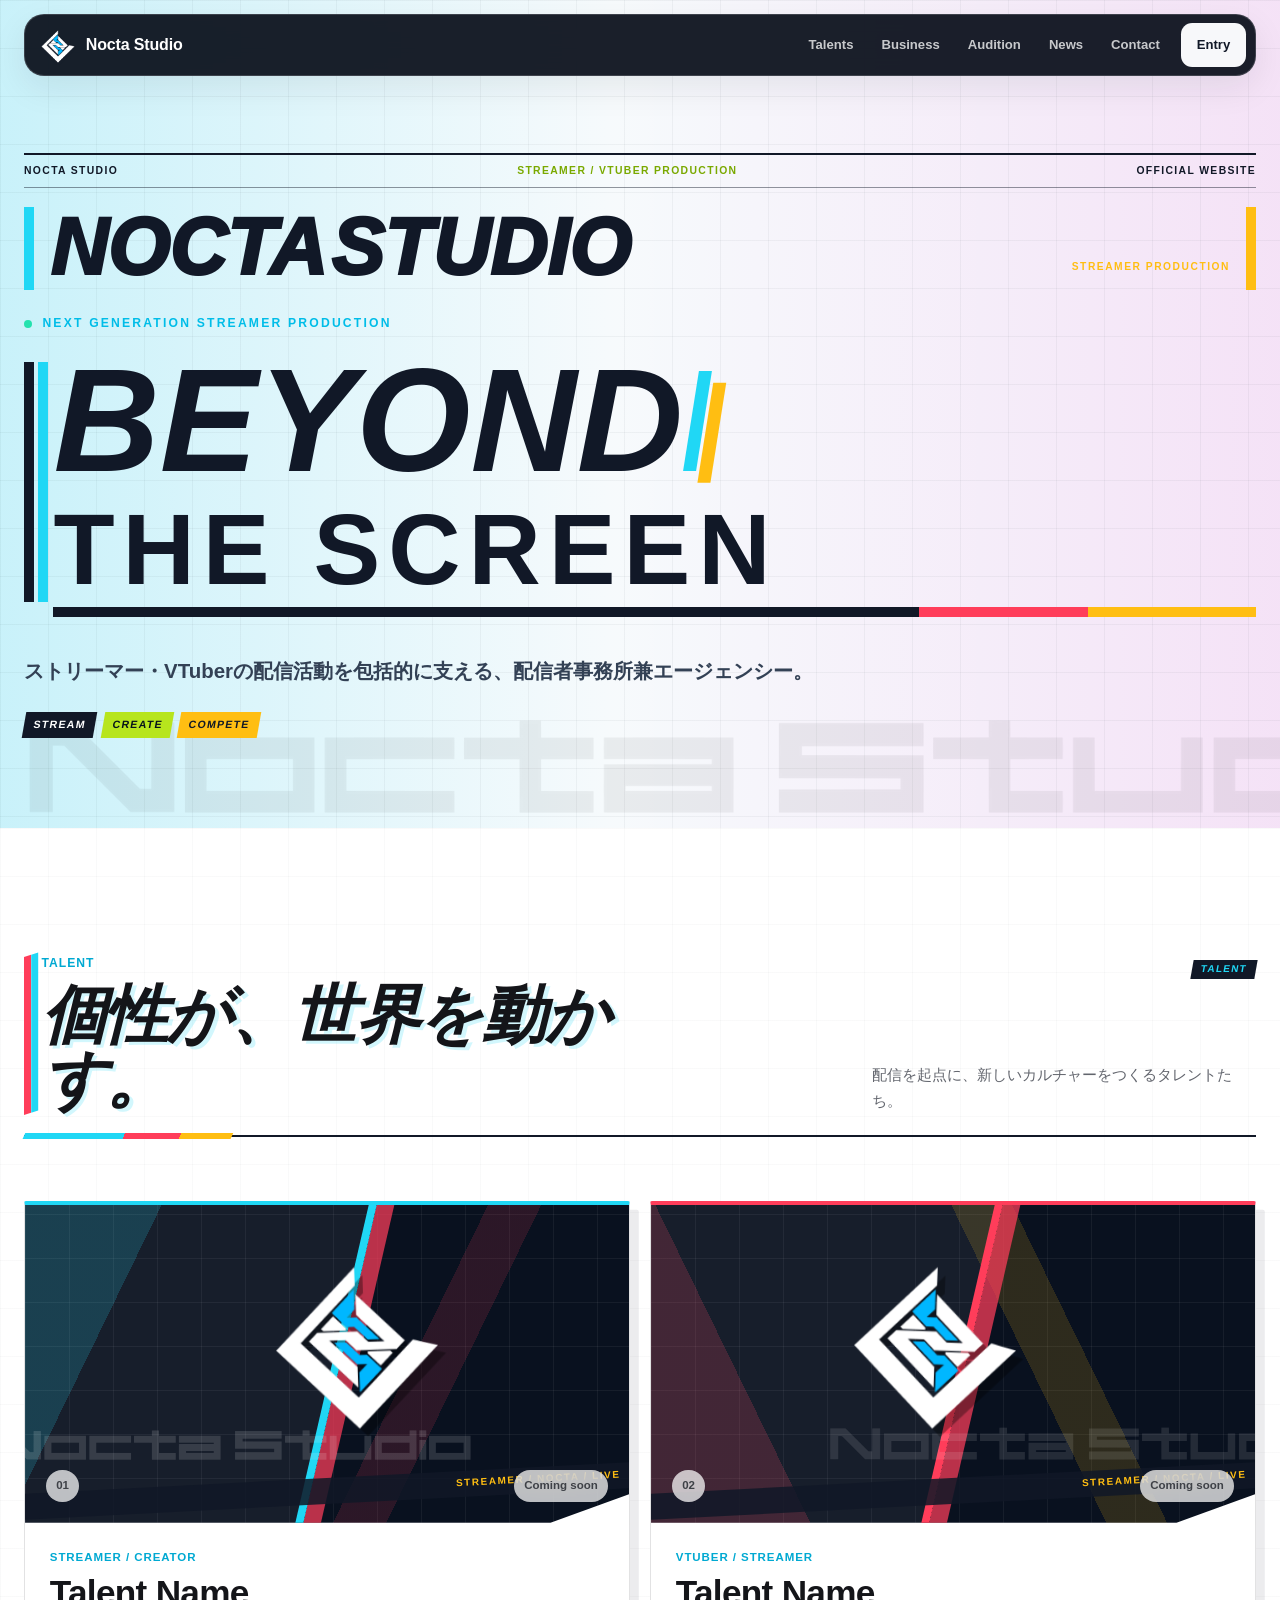
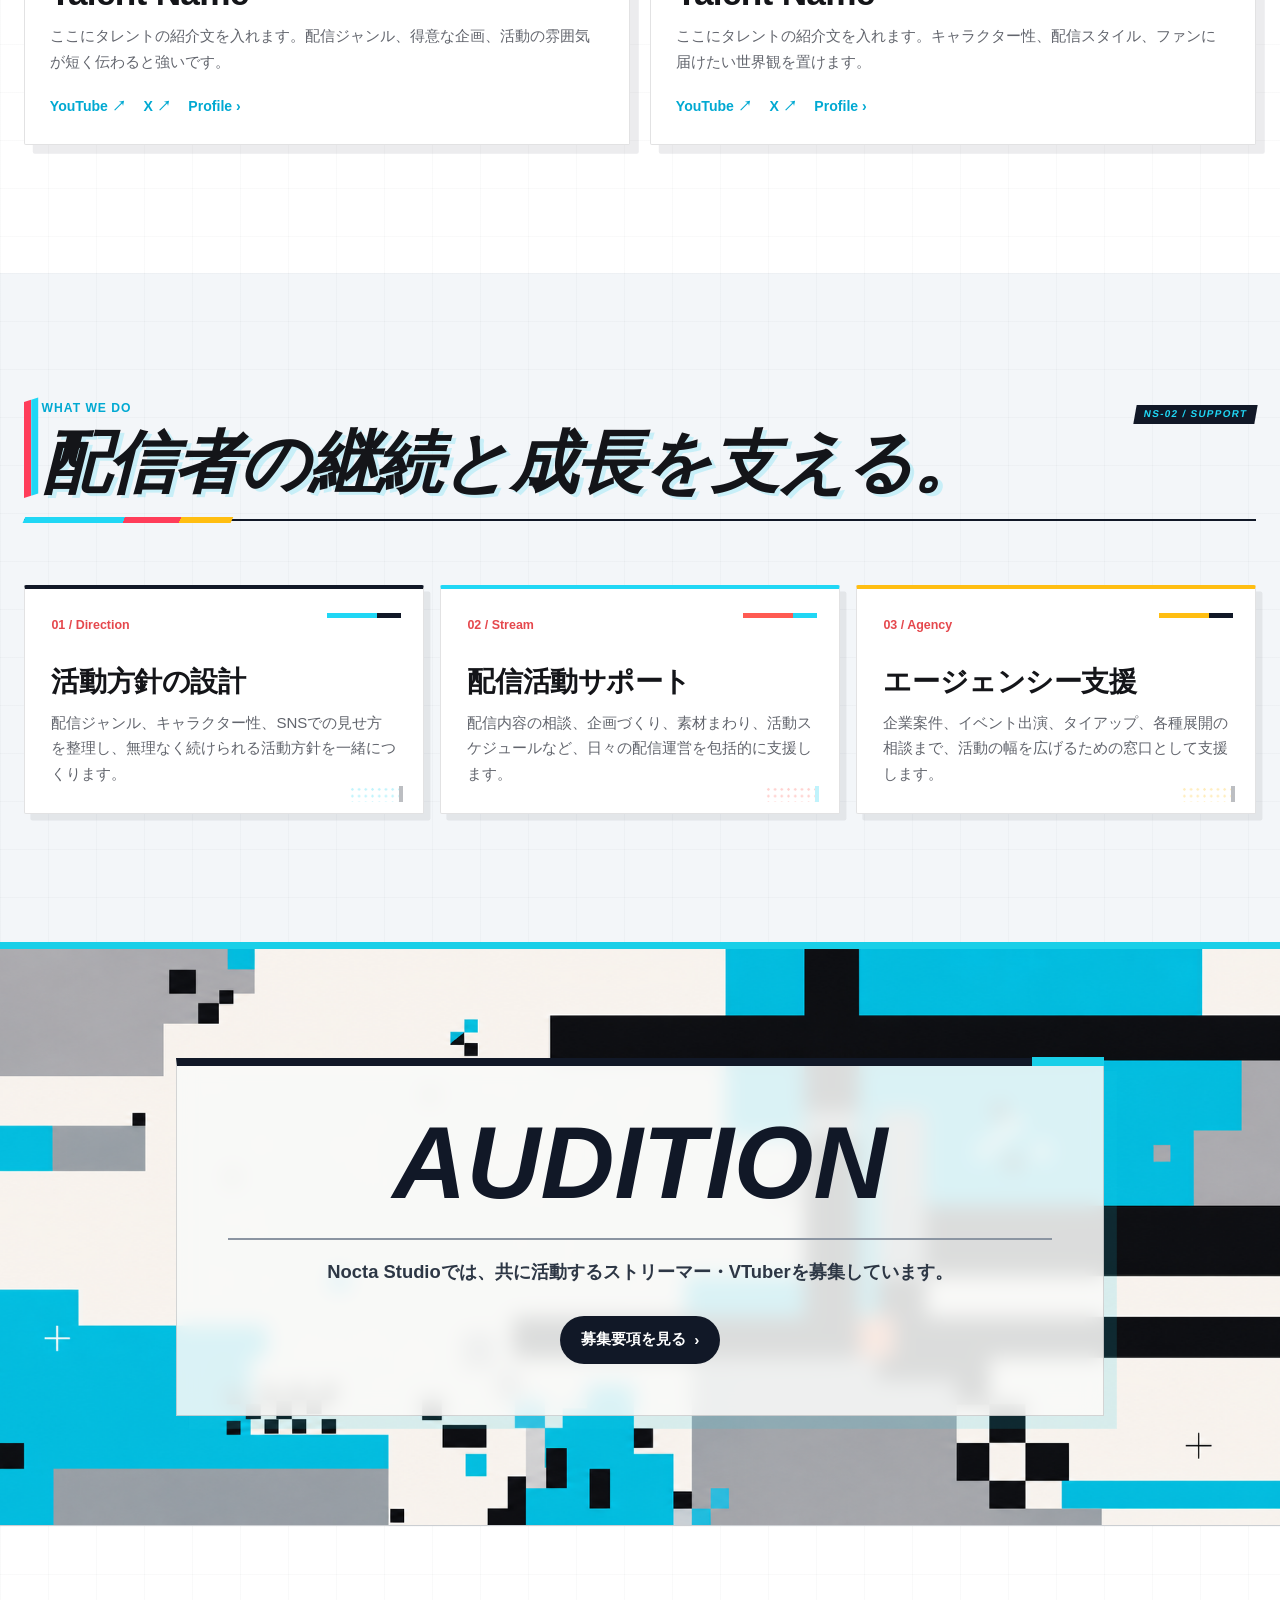
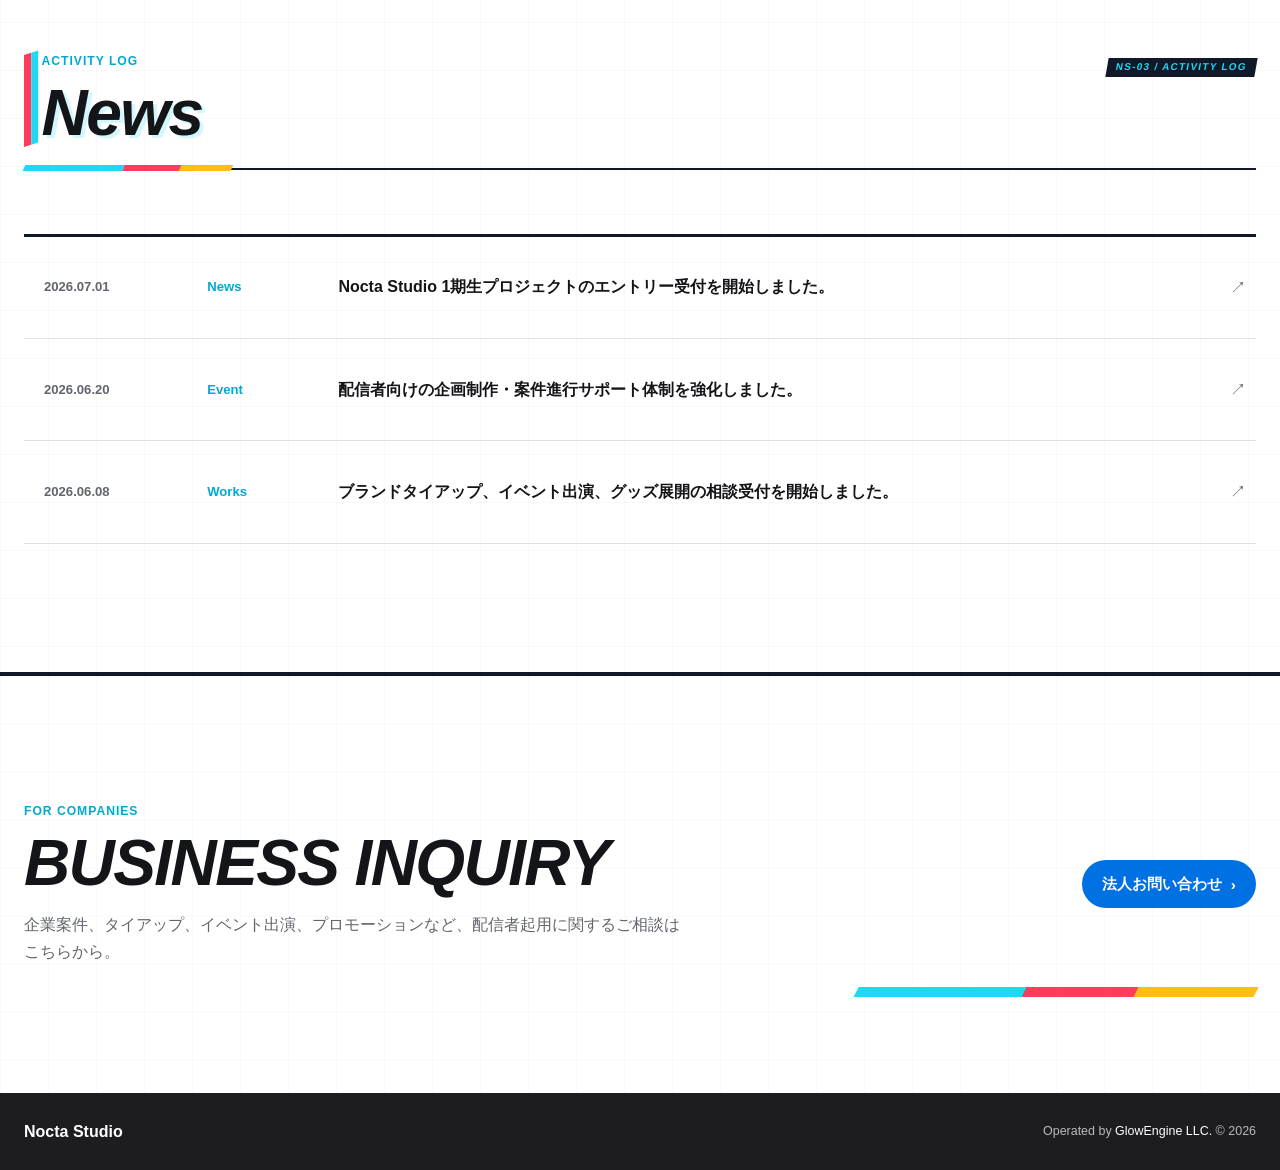
<file: index.html>
<!doctype html>
<html lang="ja">
<head>
  <meta charset="utf-8">
  <meta name="viewport" content="width=device-width, initial-scale=1">
  <meta name="description" content="ストリーマー・VTuberの活動を支えるNocta Studio公式サイト。">
  <title>Nocta Studio | Streamer Production</title>
  <link rel="stylesheet" href="styles.css?v=20260721-2">
  <script src="site.js?v=20260721-2" defer></script>
</head>
<body class="home-page">
  <a class="skip-link" href="#main">本文へ移動</a>
  <header class="site-header" data-header>
    <div class="container header-shell">
      <a class="brand" href="index.html" aria-label="Nocta Studio ホーム">
        <span class="brand-mark" aria-hidden="true"><img src="nocta-mark.png" alt=""></span>
        <span class="brand-name">Nocta Studio</span>
      </a>
      <button class="icon-button" type="button" aria-label="メニューを開く" aria-expanded="false" data-menu-button>
        <span class="menu-icon" aria-hidden="true"></span>
      </button>
      <nav class="site-nav" aria-label="メインナビゲーション" data-menu>
        <a href="#talents">Talents</a>
        <a href="#business">Business</a>
        <a href="audition.html">Audition</a>
        <a href="#news">News</a>
        <a href="business-inquiry.html">Contact</a>
        <a class="nav-entry" href="audition.html">Entry</a>
      </nav>
    </div>
  </header>

  <main id="main">
    <section class="home-hero" aria-labelledby="home-title">
      <div class="container">
        <div class="hero-content">
          <div class="home-hero-meta" aria-hidden="true">
            <span class="home-hero-brand">NOCTA STUDIO</span>
            <span>STREAMER / VTUBER PRODUCTION</span>
            <span>OFFICIAL WEBSITE</span>
          </div>
          <div class="hero-brand-display" aria-label="Nocta Studio">
            <span>Nocta</span><strong>Studio</strong>
            <small>Streamer Production</small>
          </div>
          <p class="hero-kicker">Next Generation Streamer Production</p>
          <h1 class="hero-title" id="home-title">
            <span class="hero-solid" data-text="Beyond">Beyond</span>
            <span class="hero-outline" data-text="The Screen">The Screen</span>
          </h1>
          <p class="hero-tagline">ストリーマー・VTuberの配信活動を包括的に支える、配信者事務所兼エージェンシー。</p>
          <div class="home-hero-tags" aria-hidden="true">
            <span>Stream</span><span>Create</span><span>Compete</span>
          </div>
        </div>
      </div>
    </section>

    <section class="band" id="talents">
      <div class="container">
        <div class="section-head reveal">
          <div>
            <p class="eyebrow">Talent</p>
            <h2 class="section-title">個性が、世界を動かす。</h2>
          </div>
          <p class="section-note">配信を起点に、新しいカルチャーをつくるタレントたち。</p>
        </div>

        <div class="talent-grid">
          <article class="talent-card reveal">
            <div class="talent-visual" role="img" aria-label="タレント画像のプレースホルダー">
              <img class="talent-mark" src="nocta-mark.png" alt="">
              <img class="talent-wordmark" src="nocta-wordmark.png" alt="">
              <span class="talent-index">01</span>
              <span class="talent-status">Coming soon</span>
            </div>
            <div class="talent-body">
              <div class="talent-role">Streamer / Creator</div>
              <h3 class="talent-name">Talent Name</h3>
              <p class="talent-copy">ここにタレントの紹介文を入れます。配信ジャンル、得意な企画、活動の雰囲気が短く伝わると強いです。</p>
              <div class="text-links" aria-label="タレント関連リンク">
                <a class="text-link" href="#">YouTube ↗</a>
                <a class="text-link" href="#">X ↗</a>
                <a class="text-link" href="#">Profile ›</a>
              </div>
            </div>
          </article>

          <article class="talent-card reveal">
            <div class="talent-visual" role="img" aria-label="タレント画像のプレースホルダー">
              <img class="talent-mark" src="nocta-mark.png" alt="">
              <img class="talent-wordmark" src="nocta-wordmark.png" alt="">
              <span class="talent-index">02</span>
              <span class="talent-status">Coming soon</span>
            </div>
            <div class="talent-body">
              <div class="talent-role">VTuber / Streamer</div>
              <h3 class="talent-name">Talent Name</h3>
              <p class="talent-copy">ここにタレントの紹介文を入れます。キャラクター性、配信スタイル、ファンに届けたい世界観を置けます。</p>
              <div class="text-links" aria-label="タレント関連リンク">
                <a class="text-link" href="#">YouTube ↗</a>
                <a class="text-link" href="#">X ↗</a>
                <a class="text-link" href="#">Profile ›</a>
              </div>
            </div>
          </article>
        </div>
      </div>
    </section>

    <section class="band band-soft" id="business">
      <div class="container">
        <div class="section-head reveal">
          <div>
            <p class="eyebrow">What We Do</p>
            <h2 class="section-title">配信者の継続と成長を支える。</h2>
          </div>
        </div>

        <div class="business-grid">
          <article class="business-card reveal">
            <span class="business-number">01 / Direction</span>
            <div>
              <h3>活動方針の設計</h3>
              <p>配信ジャンル、キャラクター性、SNSでの見せ方を整理し、無理なく続けられる活動方針を一緒につくります。</p>
            </div>
          </article>
          <article class="business-card reveal">
            <span class="business-number">02 / Stream</span>
            <div>
              <h3>配信活動サポート</h3>
              <p>配信内容の相談、企画づくり、素材まわり、活動スケジュールなど、日々の配信運営を包括的に支援します。</p>
            </div>
          </article>
          <article class="business-card reveal">
            <span class="business-number">03 / Agency</span>
            <div>
              <h3>エージェンシー支援</h3>
              <p>企業案件、イベント出演、タイアップ、各種展開の相談まで、活動の幅を広げるための窓口として支援します。</p>
            </div>
          </article>
        </div>
      </div>
    </section>

    <section class="feature-band" id="audition">
      <div class="container feature-inner">
        <div class="feature-copy reveal">
          <h2>Audition</h2>
          <p>Nocta Studioでは、共に活動するストリーマー・VTuberを募集しています。</p>
          <a class="button button-light" href="audition.html">募集要項を見る <span class="button-arrow" aria-hidden="true">›</span></a>
        </div>
      </div>
    </section>

    <section class="band" id="news">
      <div class="container">
        <div class="section-head reveal">
          <div>
            <p class="eyebrow">Activity Log</p>
            <h2 class="section-title">News</h2>
          </div>
        </div>

        <div class="news-list reveal">
          <a class="news-item" href="#">
            <time class="news-date" datetime="2026-07-01">2026.07.01</time>
            <span class="news-tag">News</span>
            <h3 class="news-title">Nocta Studio 1期生プロジェクトのエントリー受付を開始しました。</h3>
            <span class="news-arrow" aria-hidden="true">↗</span>
          </a>
          <a class="news-item" href="#">
            <time class="news-date" datetime="2026-06-20">2026.06.20</time>
            <span class="news-tag">Event</span>
            <h3 class="news-title">配信者向けの企画制作・案件進行サポート体制を強化しました。</h3>
            <span class="news-arrow" aria-hidden="true">↗</span>
          </a>
          <a class="news-item" href="#">
            <time class="news-date" datetime="2026-06-08">2026.06.08</time>
            <span class="news-tag">Works</span>
            <h3 class="news-title">ブランドタイアップ、イベント出演、グッズ展開の相談受付を開始しました。</h3>
            <span class="news-arrow" aria-hidden="true">↗</span>
          </a>
        </div>
      </div>
    </section>

    <section class="band contact-band" id="contact">
      <div class="container contact-inner reveal">
        <div>
          <p class="eyebrow">For Companies</p>
          <h2 class="contact-title">Business Inquiry</h2>
          <p class="contact-copy">企業案件、タイアップ、イベント出演、プロモーションなど、配信者起用に関するご相談はこちらから。</p>
        </div>
        <a class="button" href="business-inquiry.html">法人お問い合わせ <span class="button-arrow" aria-hidden="true">›</span></a>
      </div>
    </section>
  </main>

  <footer class="site-footer">
    <div class="container footer-inner">
      <div class="footer-brand">Nocta Studio</div>
      <p class="footer-meta">Operated by <a href="https://glowengine-llc.com/" target="_blank" rel="noopener">GlowEngine LLC.</a> © 2026</p>
    </div>
  </footer>
</body>
</html>
</file>
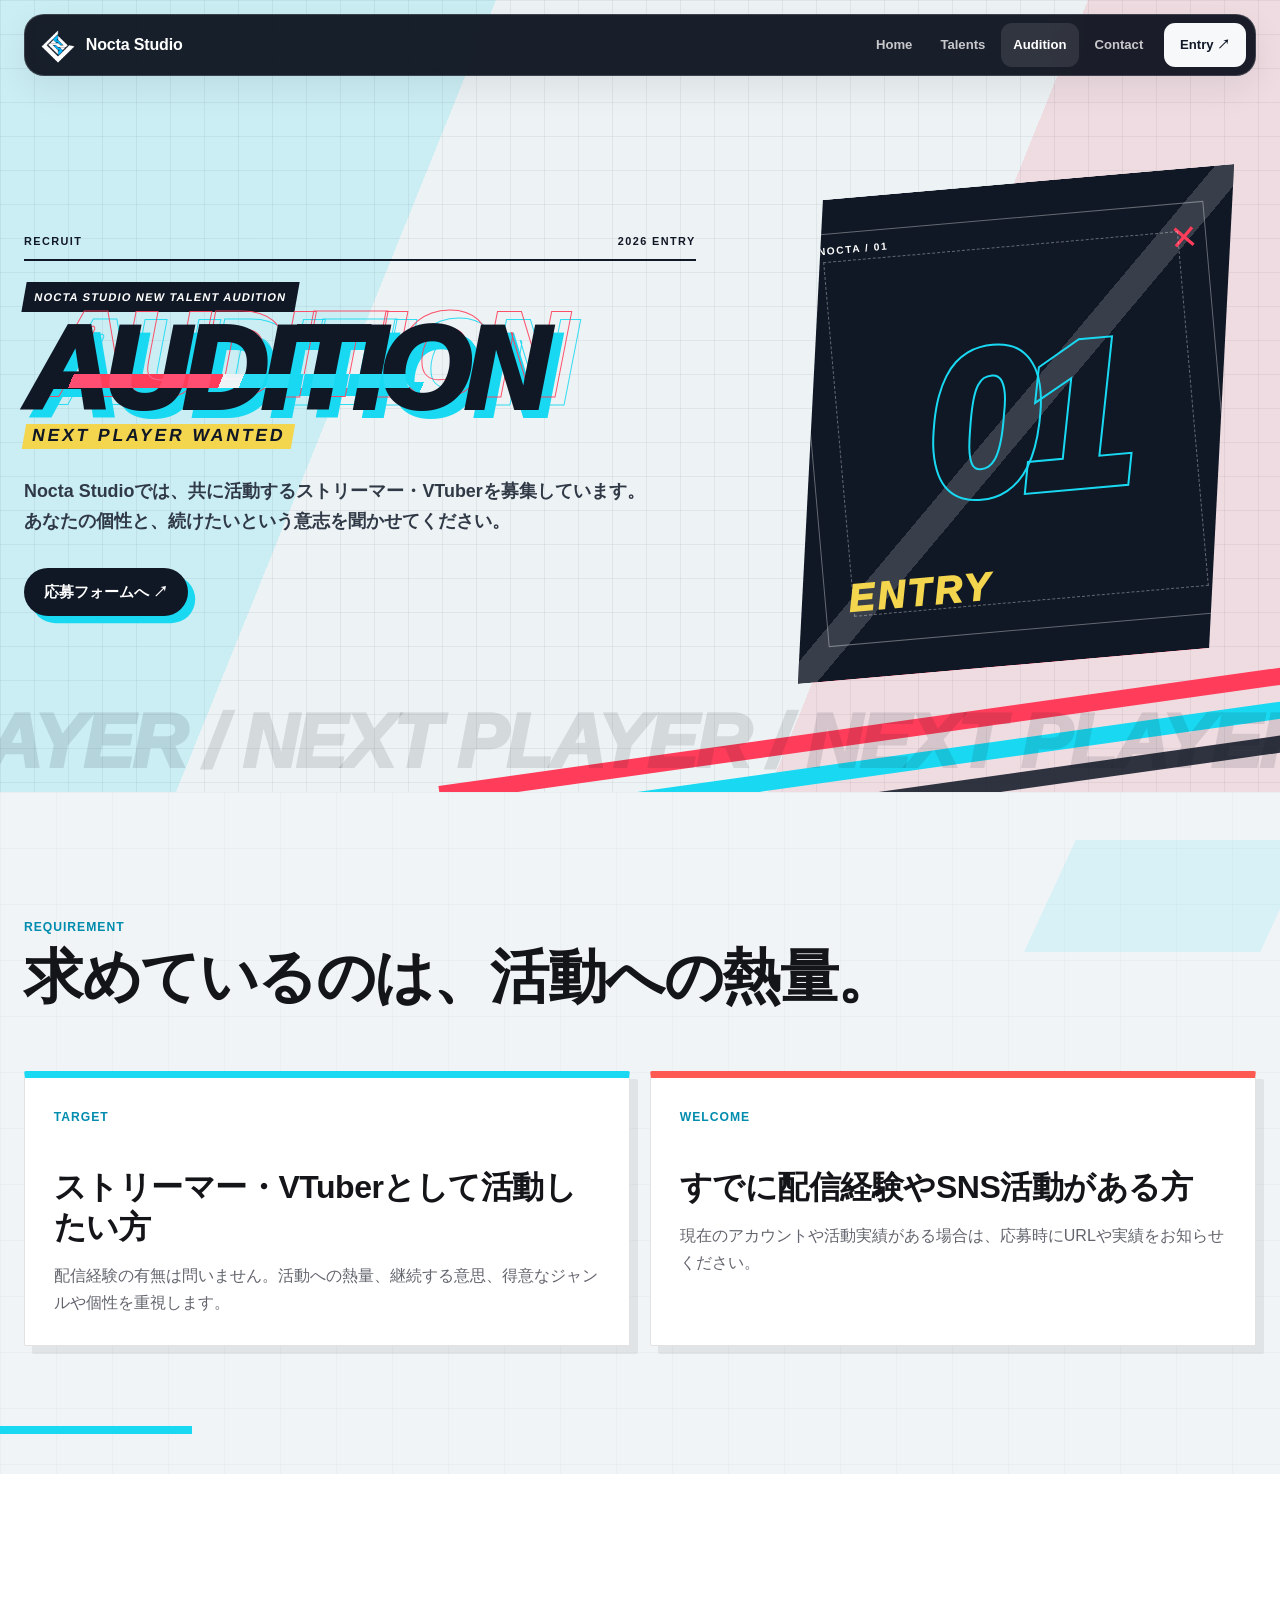
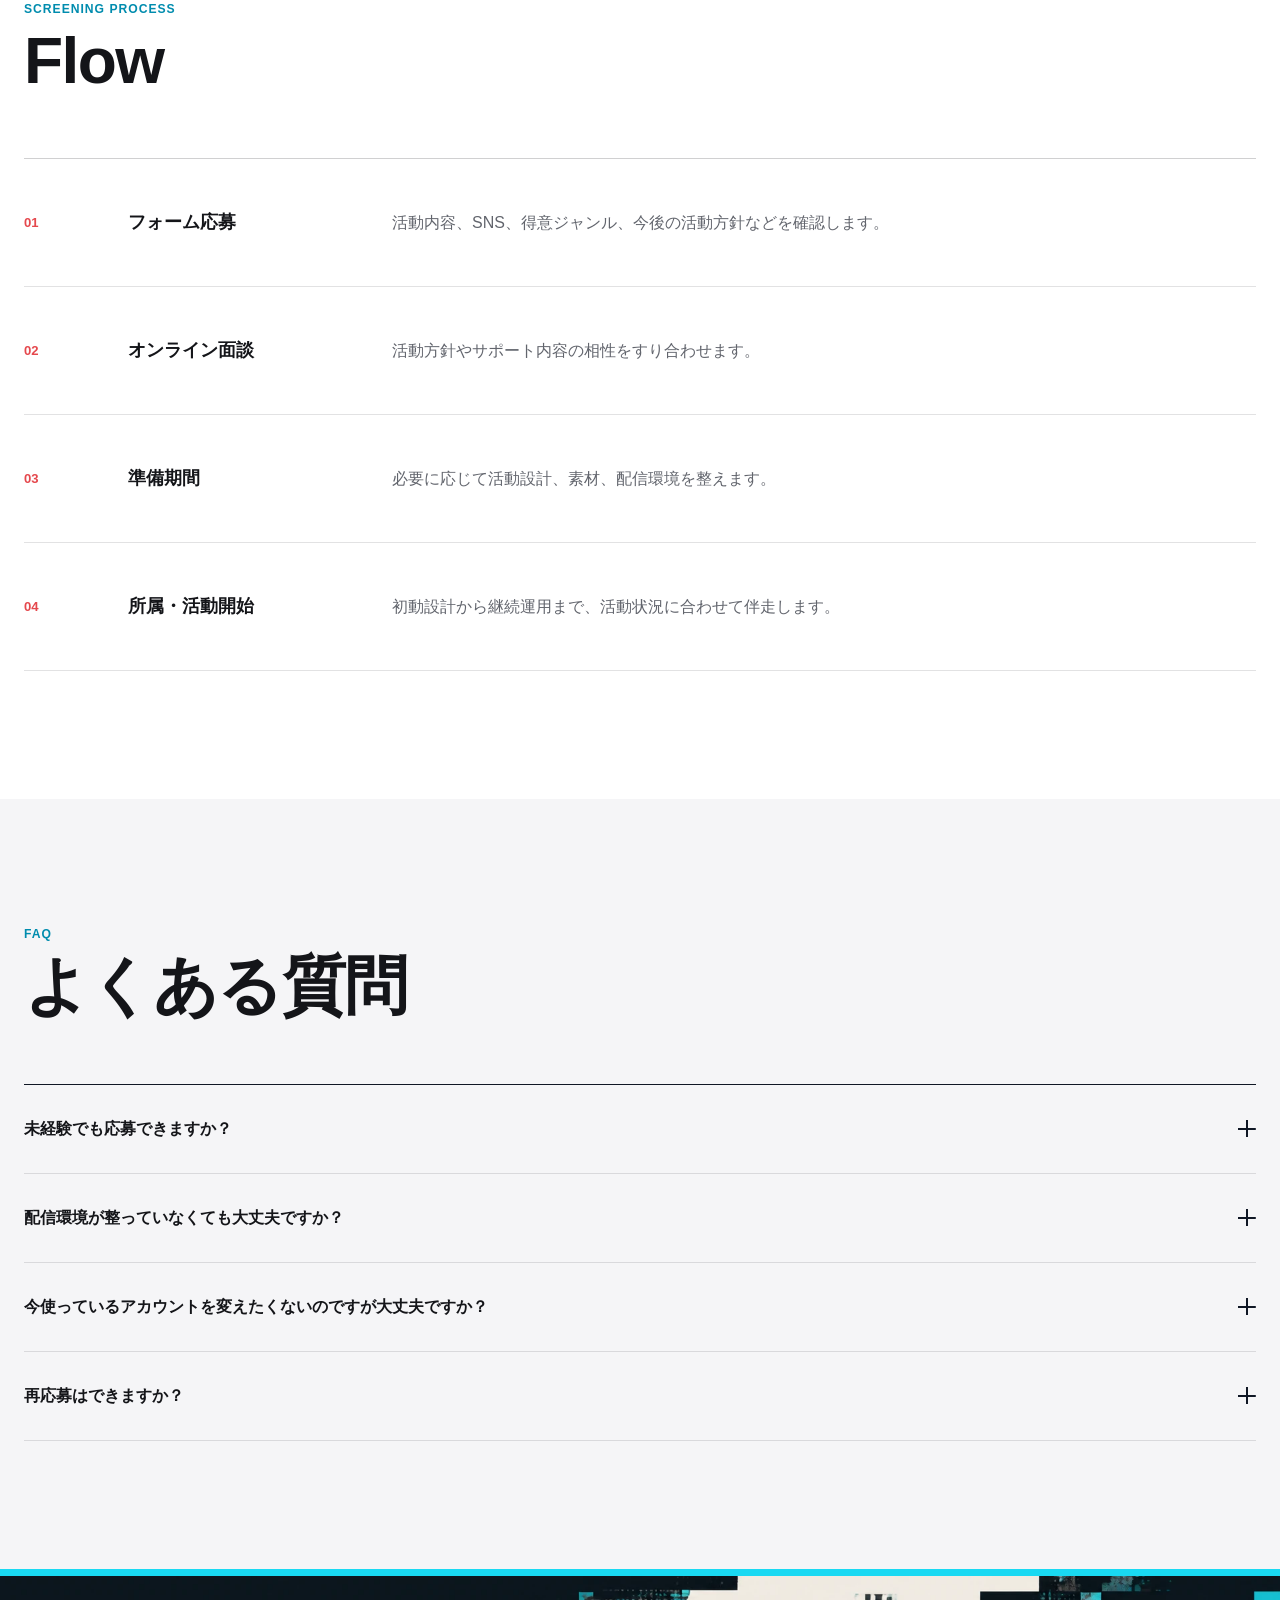
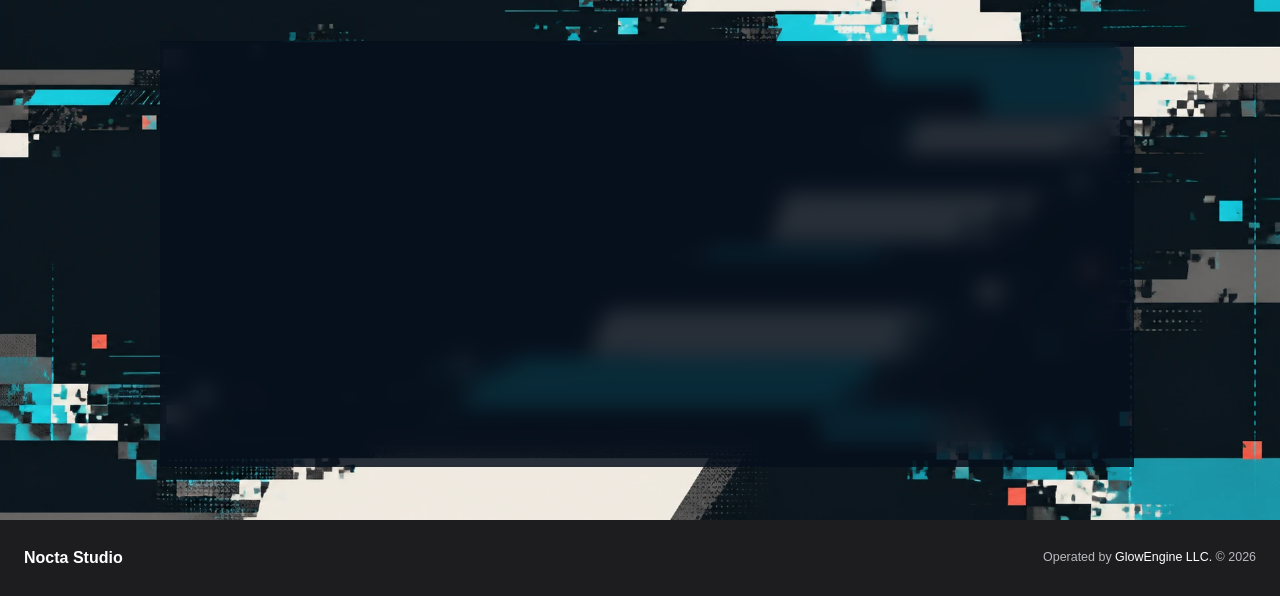
<file: audition.html>
<!doctype html>
<html lang="ja">
<head>
  <meta charset="utf-8">
  <meta name="viewport" content="width=device-width, initial-scale=1">
  <meta name="description" content="Nocta Studioのストリーマー・VTuberオーディション情報。">
  <title>Audition | Nocta Studio</title>
  <link rel="stylesheet" href="styles.css?v=20260721-2">
  <script src="site.js?v=20260721-2" defer></script>
</head>
<body class="audition-page">
  <a class="skip-link" href="#main">本文へ移動</a>
  <header class="site-header" data-header>
    <div class="container header-shell">
      <a class="brand" href="index.html" aria-label="Nocta Studio ホーム">
        <span class="brand-mark" aria-hidden="true"><img src="nocta-mark.png" alt=""></span>
        <span class="brand-name">Nocta Studio</span>
      </a>
      <button class="icon-button" type="button" aria-label="メニューを開く" aria-expanded="false" data-menu-button>
        <span class="menu-icon" aria-hidden="true"></span>
      </button>
      <nav class="site-nav" aria-label="メインナビゲーション" data-menu>
        <a href="index.html">Home</a>
        <a href="index.html#talents">Talents</a>
        <a href="audition.html" aria-current="page">Audition</a>
        <a href="business-inquiry.html">Contact</a>
        <a class="nav-entry" href="https://docs.google.com/forms/d/e/1FAIpQLSfN9PYLymGhIp9BRVoPd4rtpXFU39ATbPbW57Z9eUju24phLQ/viewform" target="_blank" rel="noopener">Entry ↗</a>
      </nav>
    </div>
  </header>

  <main id="main">
    <section class="page-hero audition-hero" aria-labelledby="audition-title">
      <div class="container">
        <div class="audition-hero-grid">
          <div class="audition-hero-copy">
            <div class="audition-meta" aria-label="オーディション募集情報">
              <span>RECRUIT</span>
              <span>2026 ENTRY</span>
            </div>
            <p class="audition-kicker">Nocta Studio New Talent Audition</p>
            <h1 class="audition-logo" id="audition-title" aria-label="Audition">
              <span class="audition-logo-main" data-text="Audition">Audition</span>
              <span class="audition-logo-sub">Next Player Wanted</span>
            </h1>
            <p class="page-lead">Nocta Studioでは、共に活動するストリーマー・VTuberを募集しています。あなたの個性と、続けたいという意志を聞かせてください。</p>
            <div class="page-actions">
              <a class="button audition-entry-button" href="https://docs.google.com/forms/d/e/1FAIpQLSfN9PYLymGhIp9BRVoPd4rtpXFU39ATbPbW57Z9eUju24phLQ/viewform" target="_blank" rel="noopener">応募フォームへ ↗</a>
            </div>
          </div>

          <div class="audition-emblem" aria-hidden="true">
            <span class="emblem-code">NOCTA / 01</span>
            <span class="emblem-number">01</span>
            <span class="emblem-word">ENTRY</span>
            <span class="emblem-cross">×</span>
          </div>
        </div>
      </div>
    </section>

    <section class="band band-soft requirements-band" aria-labelledby="requirement-title">
      <div class="container">
        <div class="section-head reveal">
          <div>
            <p class="eyebrow">Requirement</p>
            <h2 class="section-title" id="requirement-title">求めているのは、活動への熱量。</h2>
          </div>
        </div>
        <div class="requirement-grid">
          <article class="info-card reveal">
            <div class="info-card-label">Target</div>
            <h3>ストリーマー・VTuberとして活動したい方</h3>
            <p>配信経験の有無は問いません。活動への熱量、継続する意思、得意なジャンルや個性を重視します。</p>
          </article>
          <article class="info-card reveal">
            <div class="info-card-label">Welcome</div>
            <h3>すでに配信経験やSNS活動がある方</h3>
            <p>現在のアカウントや活動実績がある場合は、応募時にURLや実績をお知らせください。</p>
          </article>
        </div>
      </div>
    </section>

    <section class="band" aria-labelledby="flow-title">
      <div class="container">
        <div class="section-head reveal">
          <div>
            <p class="eyebrow">Screening Process</p>
            <h2 class="section-title" id="flow-title">Flow</h2>
          </div>
        </div>
        <ol class="flow-list reveal">
          <li class="flow-step"><strong>フォーム応募</strong><span>活動内容、SNS、得意ジャンル、今後の活動方針などを確認します。</span></li>
          <li class="flow-step"><strong>オンライン面談</strong><span>活動方針やサポート内容の相性をすり合わせます。</span></li>
          <li class="flow-step"><strong>準備期間</strong><span>必要に応じて活動設計、素材、配信環境を整えます。</span></li>
          <li class="flow-step"><strong>所属・活動開始</strong><span>初動設計から継続運用まで、活動状況に合わせて伴走します。</span></li>
        </ol>
      </div>
    </section>

    <section class="band band-soft" aria-labelledby="faq-title">
      <div class="container">
        <div class="section-head reveal">
          <div>
            <p class="eyebrow">FAQ</p>
            <h2 class="section-title" id="faq-title">よくある質問</h2>
          </div>
        </div>
        <div class="faq-list reveal">
          <details class="faq-item">
            <summary>未経験でも応募できますか？</summary>
            <p class="faq-answer">応募可能です。経験よりも、継続して活動する意思や表現したい方向性を重視します。</p>
          </details>
          <details class="faq-item">
            <summary>配信環境が整っていなくても大丈夫ですか？</summary>
            <p class="faq-answer">現状を確認したうえで、必要な機材や環境づくりを一緒に整理します。</p>
          </details>
          <details class="faq-item">
            <summary>今使っているアカウントを変えたくないのですが大丈夫ですか？</summary>
            <p class="faq-answer">問題ありません。現在の活動状況やアカウント運用を確認したうえで、一度ご相談ください。</p>
          </details>
          <details class="faq-item">
            <summary>再応募はできますか？</summary>
            <p class="faq-answer">可能です。ただし、前回の応募から1か月以上期間を空けてから再度ご応募ください。活動状況の変化も含めて確認します。</p>
          </details>
        </div>
      </div>
    </section>

    <section class="feature-band audition-entry-band">
      <div class="container feature-inner">
        <div class="feature-copy reveal">
          <p class="eyebrow">Entry</p>
          <h2>あなたの次を、ここから。</h2>
          <p>応募フォームに活動内容や得意なことをご記入ください。</p>
          <a class="button button-light" href="https://docs.google.com/forms/d/e/1FAIpQLSfN9PYLymGhIp9BRVoPd4rtpXFU39ATbPbW57Z9eUju24phLQ/viewform" target="_blank" rel="noopener">応募フォームへ ↗</a>
        </div>
      </div>
    </section>
  </main>

  <footer class="site-footer">
    <div class="container footer-inner">
      <div class="footer-brand">Nocta Studio</div>
      <p class="footer-meta">Operated by <a href="https://glowengine-llc.com/" target="_blank" rel="noopener">GlowEngine LLC.</a> © 2026</p>
    </div>
  </footer>
</body>
</html>
</file>
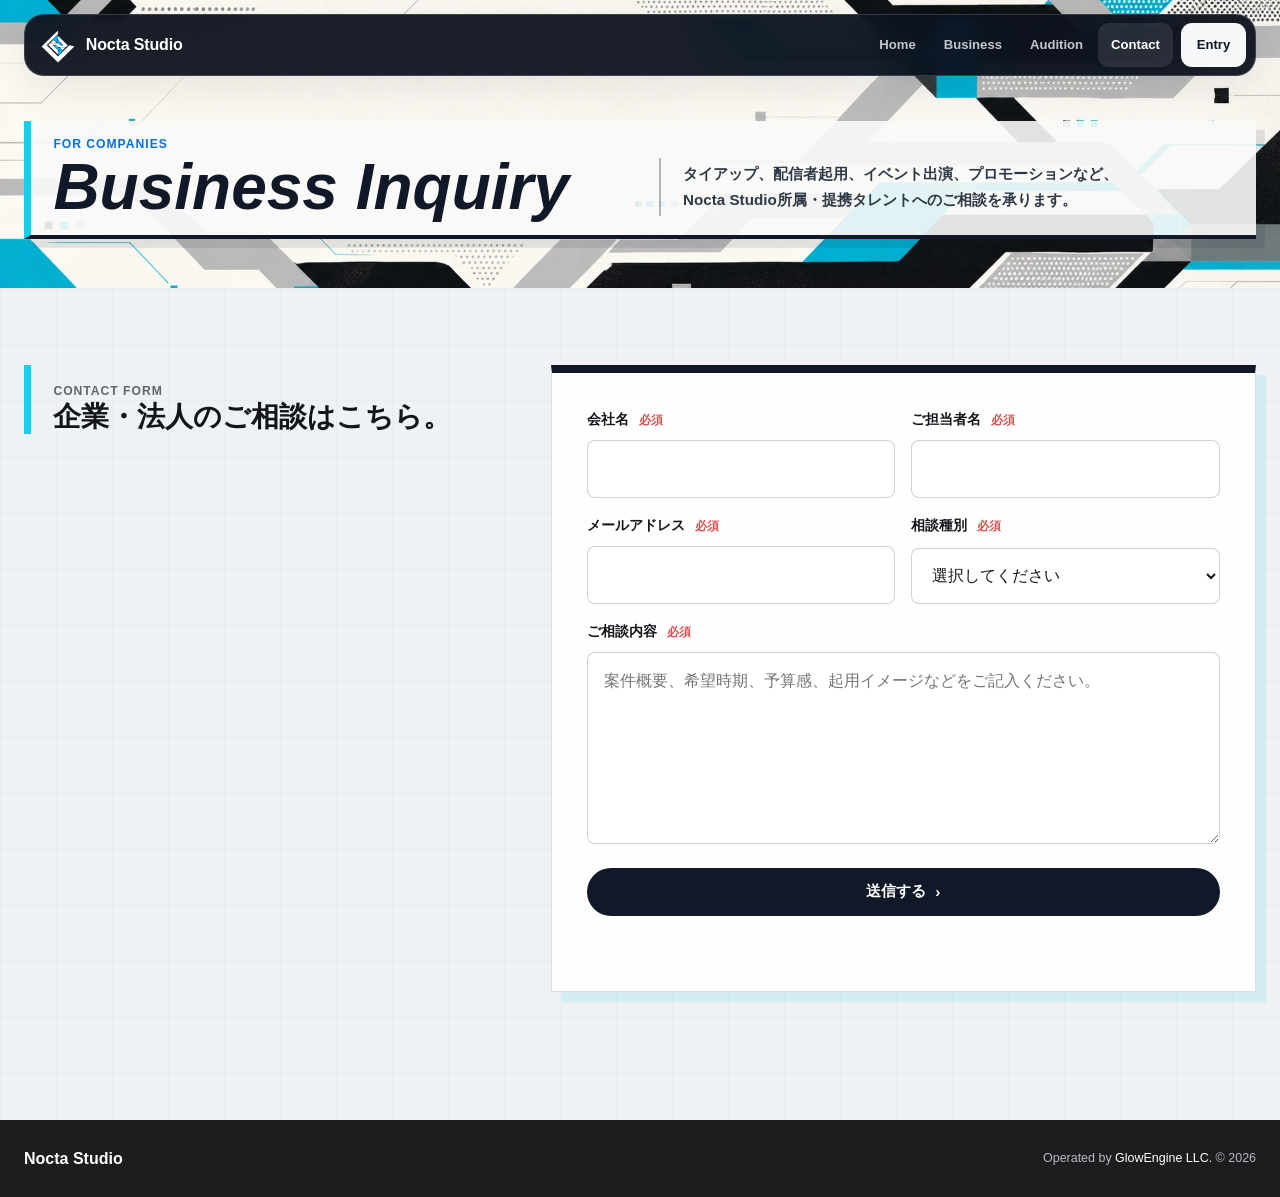
<file: business-inquiry.html>
<!doctype html>
<html lang="ja">
<head>
  <meta charset="utf-8">
  <meta name="viewport" content="width=device-width, initial-scale=1">
  <meta name="description" content="Nocta Studio所属・提携タレントへの法人お問い合わせ。">
  <title>Business Inquiry | Nocta Studio</title>
  <link rel="stylesheet" href="styles.css?v=20260721-2">
  <script src="site.js?v=20260721-2" defer></script>
</head>
<body class="business-page">
  <a class="skip-link" href="#main">本文へ移動</a>
  <header class="site-header" data-header>
    <div class="container header-shell">
      <a class="brand" href="index.html" aria-label="Nocta Studio ホーム">
        <span class="brand-mark" aria-hidden="true"><img src="nocta-mark.png" alt=""></span>
        <span class="brand-name">Nocta Studio</span>
      </a>
      <button class="icon-button" type="button" aria-label="メニューを開く" aria-expanded="false" data-menu-button>
        <span class="menu-icon" aria-hidden="true"></span>
      </button>
      <nav class="site-nav" aria-label="メインナビゲーション" data-menu>
        <a href="index.html">Home</a>
        <a href="index.html#business">Business</a>
        <a href="audition.html">Audition</a>
        <a href="business-inquiry.html" aria-current="page">Contact</a>
        <a class="nav-entry" href="audition.html">Entry</a>
      </nav>
    </div>
  </header>

  <main id="main">
    <section class="page-hero business-hero" aria-labelledby="business-title">
      <div class="container">
        <div class="page-hero-inner">
          <p class="eyebrow">For Companies</p>
          <h1 class="page-title" id="business-title">Business Inquiry</h1>
          <p class="page-lead">タイアップ、配信者起用、イベント出演、プロモーションなど、<br>Nocta Studio所属・提携タレントへのご相談を承ります。</p>
        </div>
      </div>
    </section>

    <section class="band band-soft" aria-labelledby="inquiry-title">
      <div class="container form-layout">
        <div class="form-intro reveal">
          <p class="eyebrow">Contact Form</p>
          <h2 id="inquiry-title">企業・法人のご相談はこちら。</h2>
        </div>

        <form class="inquiry-form reveal" action="https://formspree.io/f/mvzeryow" method="post" data-formspree>
          <input type="hidden" name="_subject" value="Nocta Studio 法人お問い合わせ">
          <label class="visually-hidden" aria-hidden="true">
            この項目は空のままにしてください
            <input name="_gotcha" type="text" tabindex="-1" autocomplete="off">
          </label>
          <div class="form-row">
            <label class="field">
              <span class="field-label">会社名 <span class="required">必須</span></span>
              <input name="会社名" type="text" autocomplete="organization" required>
            </label>
            <label class="field">
              <span class="field-label">ご担当者名 <span class="required">必須</span></span>
              <input name="ご担当者名" type="text" autocomplete="name" required>
            </label>
            <label class="field">
              <span class="field-label">メールアドレス <span class="required">必須</span></span>
              <input name="email" type="email" autocomplete="email" inputmode="email" required>
            </label>
            <label class="field">
              <span class="field-label">相談種別 <span class="required">必須</span></span>
              <select name="相談種別" required>
                <option value="">選択してください</option>
                <option>タイアップ・PR案件</option>
                <option>イベント出演</option>
                <option>配信企画への出演</option>
                <option>その他のご相談</option>
              </select>
            </label>
            <label class="field field-full">
              <span class="field-label">ご相談内容 <span class="required">必須</span></span>
              <textarea name="ご相談内容" placeholder="案件概要、希望時期、予算感、起用イメージなどをご記入ください。" required></textarea>
            </label>
          </div>
          <button class="button" type="submit">送信する <span class="button-arrow" aria-hidden="true">›</span></button>
          <p class="form-status" role="status" aria-live="polite"></p>
        </form>
      </div>
    </section>
  </main>

  <footer class="site-footer">
    <div class="container footer-inner">
      <div class="footer-brand">Nocta Studio</div>
      <p class="footer-meta">Operated by <a href="https://glowengine-llc.com/" target="_blank" rel="noopener">GlowEngine LLC.</a> © 2026</p>
    </div>
  </footer>
</body>
</html>
</file>
<file: styles.css>
:root {
  color-scheme: light;
  --ink: #141519;
  --muted: #62656d;
  --paper: #f5f5f7;
  --white: #ffffff;
  --line: rgba(20, 21, 25, 0.12);
  --line-strong: rgba(20, 21, 25, 0.2);
  --blue: #0071e3;
  --cyan: #00a8cc;
  --coral: #e5484d;
  --dark: #1d1d1f;
  --max: 1920px;
  --ease: cubic-bezier(0.2, 0.8, 0.2, 1);
}

* {
  box-sizing: border-box;
}

html {
  scroll-behavior: smooth;
  scroll-padding-top: 6.5rem;
}

body {
  margin: 0;
  color: var(--ink);
  background: var(--white);
  font-family: -apple-system, BlinkMacSystemFont, "SF Pro Display", "Hiragino Sans", "Yu Gothic UI", "Yu Gothic", sans-serif;
  font-size: 1rem;
  line-height: 1.7;
  letter-spacing: 0;
  -webkit-font-smoothing: antialiased;
  overflow-x: hidden;
}

body.menu-open {
  overflow: hidden;
}

img {
  display: block;
  max-width: 100%;
}

a {
  color: inherit;
  text-decoration: none;
}

button,
input,
select,
textarea {
  font: inherit;
}

button,
a {
  -webkit-tap-highlight-color: transparent;
}

:focus-visible {
  outline: 3px solid rgba(0, 113, 227, 0.45);
  outline-offset: 3px;
}

.container {
  width: min(var(--max), calc(100% - 3rem));
  margin-inline: auto;
}

.eyebrow {
  margin: 0 0 0.7rem;
  color: var(--blue);
  font-size: 0.76rem;
  font-weight: 700;
  line-height: 1.3;
  letter-spacing: 0.08em;
  text-transform: uppercase;
}

.display,
.section-title,
.page-title {
  margin: 0;
  font-weight: 700;
  font-optical-sizing: auto;
  letter-spacing: -0.025em;
}

.section-title {
  max-width: 18ch;
  font-size: clamp(2.25rem, 5vw, 4.6rem);
  line-height: 1.02;
}

.section-lead {
  max-width: 42rem;
  margin: 1.25rem 0 0;
  color: var(--muted);
  font-size: clamp(1rem, 1.7vw, 1.18rem);
}

.section-head {
  display: flex;
  align-items: end;
  justify-content: space-between;
  gap: 2rem;
  margin-bottom: clamp(2.4rem, 5vw, 4.5rem);
}

.section-note {
  max-width: 24rem;
  margin: 0;
  color: var(--muted);
  font-size: 0.92rem;
}

.band {
  padding: clamp(5.5rem, 10vw, 9rem) 0;
}

.band-soft {
  background: var(--paper);
}

.skip-link {
  position: fixed;
  left: 1rem;
  top: -6rem;
  z-index: 100;
  padding: 0.7rem 1rem;
  border-radius: 6px;
  background: var(--dark);
  color: white;
}

.skip-link:focus {
  top: 1rem;
}

/* Header */
.site-header {
  position: fixed;
  top: 0;
  left: 0;
  z-index: 50;
  width: 100%;
  padding: 0.85rem 0;
  pointer-events: none;
}

.header-shell {
  min-height: 3.9rem;
  display: flex;
  align-items: center;
  justify-content: space-between;
  gap: 1.4rem;
  padding: 0.45rem 0.55rem 0.45rem 1rem;
  border: 1px solid rgba(255, 255, 255, 0.16);
  border-radius: 1.25rem;
  background: rgba(12, 18, 29, 0.94);
  backdrop-filter: blur(22px) saturate(160%);
  -webkit-backdrop-filter: blur(22px) saturate(160%);
  box-shadow: 0 12px 34px rgba(18, 22, 33, 0.08);
  pointer-events: auto;
  transition: background 220ms var(--ease), box-shadow 220ms var(--ease);
}

.site-header.is-scrolled .header-shell {
  background: rgba(9, 15, 25, 0.97);
  box-shadow: 0 14px 38px rgba(18, 22, 33, 0.12);
}

.brand {
  display: inline-flex;
  align-items: center;
  gap: 0.7rem;
  min-width: 0;
  font-weight: 700;
  letter-spacing: -0.01em;
}

.brand-mark {
  width: 2.1rem;
  height: 2.1rem;
  display: grid;
  flex: 0 0 auto;
  place-items: center;
}

.brand-mark img {
  width: 100%;
  height: 100%;
  object-fit: contain;
  filter: drop-shadow(0 1px 1px rgba(17, 24, 39, 0.22));
}

.brand-name {
  color: #ffffff;
  white-space: nowrap;
}

.site-nav {
  display: flex;
  align-items: center;
  gap: 0.15rem;
}

.site-nav a {
  min-height: 2.75rem;
  display: inline-flex;
  align-items: center;
  padding: 0 0.8rem;
  border-radius: 0.7rem;
  color: rgba(255, 255, 255, 0.76);
  font-size: 0.82rem;
  font-weight: 600;
  transition: color 140ms ease, background 140ms ease, transform 100ms ease;
}

.site-nav a:hover,
.site-nav a[aria-current="page"] {
  color: #ffffff;
  background: rgba(255, 255, 255, 0.1);
}

.site-nav a:active,
.button:active,
.icon-button:active {
  transform: scale(0.97);
}

.site-nav .nav-entry {
  margin-left: 0.35rem;
  padding-inline: 1rem;
  background: #f7f8fa;
  color: #111827;
}

.site-nav .nav-entry:hover {
  background: #ffffff;
  color: #111827;
}

.icon-button {
  width: 2.75rem;
  height: 2.75rem;
  display: none;
  place-items: center;
  border: 0;
  border-radius: 50%;
  background: rgba(20, 21, 25, 0.07);
  color: var(--ink);
  cursor: pointer;
  transition: transform 100ms ease, background 140ms ease;
}

.menu-icon,
.menu-icon::before,
.menu-icon::after {
  width: 1.1rem;
  height: 1.5px;
  display: block;
  position: relative;
  background: currentColor;
  transition: transform 180ms var(--ease), top 180ms var(--ease);
}

.menu-icon::before,
.menu-icon::after {
  content: "";
  position: absolute;
  left: 0;
}

.menu-icon::before { top: -0.35rem; }
.menu-icon::after { top: 0.35rem; }
.menu-open .menu-icon { background: transparent; }
.menu-open .menu-icon::before { top: 0; transform: rotate(45deg); }
.menu-open .menu-icon::after { top: 0; transform: rotate(-45deg); }

/* Buttons */
.button {
  min-height: 3rem;
  display: inline-flex;
  align-items: center;
  justify-content: center;
  gap: 0.55rem;
  padding: 0 1.2rem;
  border: 1px solid transparent;
  border-radius: 1.5rem;
  background: var(--blue);
  color: white;
  font-size: 0.92rem;
  font-weight: 650;
  cursor: pointer;
  transition: transform 100ms ease, background 160ms ease, color 160ms ease, border-color 160ms ease;
}

.button:hover {
  background: #0077ed;
}

.button-secondary {
  border-color: var(--line-strong);
  background: rgba(255, 255, 255, 0.72);
  color: var(--ink);
  backdrop-filter: blur(12px);
}

.button-secondary:hover {
  border-color: rgba(20, 21, 25, 0.35);
  background: white;
}

.button-light {
  background: white;
  color: var(--dark);
}

.button-light:hover {
  background: #ececf0;
}

.button-arrow {
  font-size: 1.05em;
  line-height: 1;
}

/* Home hero */
.home-hero {
  min-height: 92svh;
  display: grid;
  align-items: end;
  position: relative;
  isolation: isolate;
  overflow: hidden;
  background-color: #f3f8fb;
  background-image:
    linear-gradient(rgba(10, 24, 38, 0.045) 1px, transparent 1px),
    linear-gradient(90deg, rgba(10, 24, 38, 0.045) 1px, transparent 1px),
    linear-gradient(90deg, rgba(32, 215, 245, 0.2) 0%, rgba(255, 255, 255, 0.3) 48%, rgba(255, 79, 216, 0.13) 100%);
  background-size: 48px 48px, 48px 48px, auto;
}

.home-hero::after {
  content: "";
  width: max(125%, 95rem);
  aspect-ratio: 1792 / 120;
  position: absolute;
  left: 0;
  bottom: 0.5rem;
  z-index: 0;
  background: url("nocta-wordmark.png") left center / contain no-repeat;
  filter: brightness(0);
  opacity: 0.055;
  pointer-events: none;
}

.home-hero .container {
  position: relative;
  z-index: 1;
}

.hero-content {
  width: 100%;
  padding: 9rem 0 clamp(4rem, 7vw, 6rem);
}

.home-hero-meta {
  width: 100%;
  max-width: none;
  display: grid;
  grid-template-columns: auto 1fr auto;
  align-items: center;
  gap: 1rem;
  margin-bottom: 1.2rem;
  padding: 0.45rem 0;
  border-top: 2px solid #111827;
  border-bottom: 1px solid rgba(17, 24, 39, 0.45);
  color: #111827;
  font-size: 0.65rem;
  font-weight: 850;
  letter-spacing: 0.13em;
}

.home-hero-meta span:nth-child(2) {
  justify-self: center;
  color: #7aa900;
}

.home-hero-brand {
  display: inline-flex;
  align-items: center;
  gap: 0.55rem;
}

.home-hero-brand img {
  width: 1.75rem;
  height: 1.75rem;
  object-fit: contain;
}

.hero-kicker {
  display: flex;
  align-items: center;
  gap: 0.65rem;
  margin: 0 0 1.6rem;
  color: #00bde8;
  font-size: 0.76rem;
  font-weight: 800;
  letter-spacing: 0.18em;
  text-transform: uppercase;
}

.hero-brand-display {
  width: 100%;
  display: grid;
  grid-template-columns: auto auto 1fr;
  align-items: end;
  gap: 0 0.28em;
  margin: 1.15rem 0 1.45rem;
  padding: 0.55rem 1rem 0.65rem;
  border-left: 0.65rem solid #20d7f5;
  border-right: 0.65rem solid #ffbe12;
  background: transparent;
}

.hero-brand-display span,
.hero-brand-display strong {
  color: #111827;
  font-size: clamp(2.7rem, 6.2vw, 6.2rem);
  font-style: italic;
  font-weight: 920;
  line-height: 0.8;
  letter-spacing: 0;
  text-transform: uppercase;
}

.hero-brand-display strong {
  color: #111827;
}

.hero-brand-display small {
  justify-self: end;
  padding-bottom: 0.25rem;
  color: #ffbe12;
  font-size: 0.64rem;
  font-weight: 850;
  letter-spacing: 0.15em;
  text-transform: uppercase;
}

.hero-kicker::before {
  content: "";
  width: 0.5rem;
  height: 0.5rem;
  flex: 0 0 auto;
  border-radius: 50%;
  background: #24e2ae;
}

.hero-title {
  width: 100%;
  position: relative;
  margin: 0;
  padding-left: 0.2em;
  padding-bottom: 0.12em;
  font-size: clamp(5.2rem, 11.5vw, 11.2rem);
  font-weight: 900;
  line-height: 0.84;
  letter-spacing: 0;
  text-transform: uppercase;
}

.hero-title::before {
  content: "";
  width: 0.065em;
  position: absolute;
  left: 0;
  top: 0.02em;
  bottom: 0.1em;
  background: #111827;
  box-shadow: 0.095em 0 0 #20d7f5;
}

.hero-title::after {
  content: "";
  height: 0.065em;
  position: absolute;
  left: 0.2em;
  right: 0;
  bottom: 0;
  background: linear-gradient(90deg, #111827 0 72%, #ff3d5a 72% 86%, #ffbe12 86% 100%);
}

.hero-title span {
  display: block;
  position: relative;
}

.hero-solid {
  width: max-content;
  max-width: 100%;
  color: #111827;
  font-style: italic;
}

.hero-solid::before {
  content: "";
  width: 0.09em;
  position: absolute;
  right: -0.14em;
  top: 0.08em;
  bottom: 0.08em;
  transform: skewX(-9deg);
  background: #20d7f5;
  box-shadow: 0.11em 0.08em 0 #ffbe12;
}

.hero-solid::after {
  content: none;
}

.hero-outline {
  width: max-content;
  max-width: 96%;
  margin-top: 0.16em;
  color: #111827;
  font-size: 0.68em;
  font-style: normal;
  font-weight: 820;
  line-height: 1;
  letter-spacing: 0.08em;
}

.hero-outline::after {
  content: none;
}

.hero-tagline {
  max-width: 58rem;
  margin: 2.3rem 0 0;
  color: #334155;
  font-size: clamp(1.02rem, 1.8vw, 1.28rem);
  font-weight: 700;
}

.home-hero-tags {
  display: flex;
  flex-wrap: wrap;
  gap: 0.45rem;
  margin-top: 1.5rem;
}

.home-hero-tags span {
  padding: 0.25rem 0.6rem;
  transform: skewX(-10deg);
  background: #111827;
  color: white;
  font-size: 0.66rem;
  font-weight: 800;
  letter-spacing: 0.12em;
  text-transform: uppercase;
}

.home-hero-tags span:nth-child(2) {
  background: #b7e51d;
  color: #06131b;
}

.home-hero-tags span:nth-child(3) {
  background: #ffbe12;
  color: #111827;
}

.hero-actions {
  display: flex;
  flex-wrap: wrap;
  gap: 0.75rem;
  margin-top: 2rem;
}

.scroll-cue {
  position: absolute;
  right: 1.5rem;
  bottom: 1.4rem;
  display: inline-flex;
  align-items: center;
  gap: 0.55rem;
  color: #4b4e54;
  font-size: 0.76rem;
  font-weight: 650;
}

.home-page .band:not(.feature-band) {
  background-image:
    linear-gradient(rgba(10, 24, 38, 0.025) 1px, transparent 1px),
    linear-gradient(90deg, rgba(10, 24, 38, 0.025) 1px, transparent 1px);
  background-size: 48px 48px;
}

.home-page .band-soft {
  background-color: #f3f6f9;
}

.home-page .eyebrow,
.home-page .talent-role,
.home-page .text-link,
.home-page .news-tag {
  color: #00a9d2;
}

.home-page #talents,
.home-page #business,
.home-page #news,
.home-page #contact {
  position: relative;
  overflow: hidden;
}

.home-page .section-head {
  position: relative;
  z-index: 1;
  padding: 0 0 1.35rem 1.1rem;
  border-bottom: 2px solid #111827;
}

.home-page .section-head::before {
  position: absolute;
  right: 0;
  top: 0.25rem;
  padding: 0.28rem 0.55rem;
  transform: skewX(-10deg);
  background: #111827;
  color: #20d7f5;
  font-size: 0.62rem;
  font-weight: 850;
  line-height: 1;
  letter-spacing: 0.13em;
}

.home-page #talents .section-head::before { content: "TALENT"; }
.home-page #business .section-head::before { content: "NS-02 / SUPPORT"; }
.home-page #news .section-head::before { content: "NS-03 / ACTIVITY LOG"; }

.home-page .section-head > div::before {
  content: "";
  width: 0.42rem;
  position: absolute;
  left: 0;
  top: 0;
  bottom: 1.35rem;
  transform: skewY(-18deg);
  background: #ff3d5a;
  box-shadow: 0.45rem 0 0 #20d7f5;
}

.home-page .section-head::after {
  content: "";
  width: min(13rem, 28vw);
  height: 0.35rem;
  position: absolute;
  left: 0;
  bottom: -0.2rem;
  transform: skewX(-24deg);
  background: linear-gradient(90deg, #20d7f5 0 48%, #ff3d5a 48% 75%, #ffbe12 75% 100%);
}

.home-page .section-title {
  font-style: italic;
  text-shadow: 0.06em 0.05em 0 rgba(32, 215, 245, 0.2);
}

/* Talent */
.talent-grid {
  display: grid;
  grid-template-columns: repeat(2, minmax(0, 1fr));
  gap: 1.25rem;
}

.talent-card {
  min-height: 34rem;
  display: grid;
  grid-template-rows: minmax(18rem, 1fr) auto;
  overflow: hidden;
  border: 1px solid var(--line);
  border-radius: 8px;
  background: white;
  transition: transform 260ms var(--ease), box-shadow 260ms var(--ease);
}

.talent-card:hover {
  transform: translateY(-0.3rem);
  box-shadow: 0 24px 55px rgba(16, 20, 30, 0.1);
}

.home-page .talent-card {
  border-radius: 2px;
  border-top: 4px solid #20d7f5;
  box-shadow: 0.55rem 0.55rem 0 rgba(17, 24, 39, 0.08);
}

.home-page .talent-card:nth-child(2) {
  border-top-color: #ff3d5a;
}

.talent-visual {
  --panel-accent: #20d7f5;
  min-height: 18rem;
  display: flex;
  align-items: end;
  justify-content: space-between;
  position: relative;
  isolation: isolate;
  overflow: hidden;
  padding: 1.3rem;
  background-color: #09111f;
  background-image:
    linear-gradient(116deg, rgba(32, 215, 245, 0.18) 0 18%, transparent 18% 61%, rgba(255, 61, 90, 0.14) 61% 68%, transparent 68%),
    repeating-linear-gradient(90deg, rgba(255, 255, 255, 0.055) 0 1px, transparent 1px 44px),
    repeating-linear-gradient(0deg, rgba(255, 255, 255, 0.055) 0 1px, transparent 1px 44px);
}

.home-page .talent-visual {
  clip-path: polygon(0 0, 100% 0, 100% 91%, 87% 100%, 0 100%);
}

.home-page .talent-visual::before {
  content: "";
  position: absolute;
  inset: -35% 48% -35% -12%;
  z-index: -1;
  transform: skewX(-13deg);
  border-right: 0.55rem solid var(--panel-accent);
  background: rgba(255, 255, 255, 0.055);
  box-shadow: 1.1rem 0 0 rgba(255, 61, 90, 0.72);
}

.home-page .talent-visual::after {
  content: "STREAMER / NOCTA / LIVE";
  position: absolute;
  left: -1rem;
  right: -1rem;
  bottom: 1.2rem;
  padding: 0.28rem 1.5rem;
  transform: rotate(-3deg);
  background: rgba(17, 24, 39, 0.86);
  color: #ffbe12;
  font-size: 0.62rem;
  font-weight: 850;
  letter-spacing: 0.16em;
  text-align: right;
}

.talent-card:nth-child(2) .talent-visual {
  --panel-accent: #ff3d5a;
  background-image:
    linear-gradient(64deg, rgba(255, 61, 90, 0.19) 0 21%, transparent 21% 60%, rgba(255, 190, 18, 0.15) 60% 68%, transparent 68%),
    repeating-linear-gradient(90deg, rgba(255, 255, 255, 0.055) 0 1px, transparent 1px 44px),
    repeating-linear-gradient(0deg, rgba(255, 255, 255, 0.055) 0 1px, transparent 1px 44px);
}

.talent-mark {
  width: min(31%, 10.5rem);
  position: absolute;
  left: 55%;
  top: 45%;
  z-index: 1;
  transform: translate(-50%, -50%) rotate(-2deg);
  filter: drop-shadow(0.55rem 0.55rem 0 rgba(0, 0, 0, 0.34));
}

.talent-card:nth-child(2) .talent-mark {
  left: 47%;
  transform: translate(-50%, -50%) rotate(2deg);
}

.talent-wordmark {
  width: 82%;
  max-width: none;
  position: absolute;
  left: -2.5rem;
  bottom: 3.8rem;
  z-index: 0;
  opacity: 0.14;
}

.talent-card:nth-child(2) .talent-wordmark {
  left: 28%;
  width: 88%;
  opacity: 0.11;
}

.talent-index,
.talent-status {
  position: relative;
  z-index: 3;
  padding: 0.4rem 0.65rem;
  border-radius: 999px;
  background: rgba(255, 255, 255, 0.72);
  backdrop-filter: blur(12px);
  color: #3e4147;
  font-size: 0.72rem;
  font-weight: 700;
}

.talent-body {
  padding: 1.55rem;
}

.talent-role {
  color: var(--blue);
  font-size: 0.72rem;
  font-weight: 700;
  text-transform: uppercase;
  letter-spacing: 0.08em;
}

.talent-name {
  margin: 0.45rem 0 0.65rem;
  font-size: clamp(1.5rem, 3vw, 2.2rem);
  line-height: 1.1;
  letter-spacing: -0.02em;
}

.talent-copy {
  margin: 0;
  color: var(--muted);
  font-size: 0.94rem;
}

.text-links {
  display: flex;
  flex-wrap: wrap;
  gap: 1.1rem;
  margin-top: 1.3rem;
}

.text-link {
  color: var(--blue);
  font-size: 0.88rem;
  font-weight: 650;
}

.text-link:hover {
  text-decoration: underline;
  text-underline-offset: 0.25rem;
}

/* Business */
.business-grid {
  display: grid;
  grid-template-columns: repeat(3, minmax(0, 1fr));
  gap: 1rem;
}

.business-card {
  min-height: 0;
  display: flex;
  flex-direction: column;
  justify-content: space-between;
  padding: 1.65rem;
  border: 1px solid var(--line);
  border-radius: 8px;
  background: white;
}

.home-page .business-card {
  --card-accent: #20d7f5;
  --card-secondary: #111827;
  position: relative;
  overflow: hidden;
  min-height: 0;
  justify-content: flex-start;
  border-radius: 2px;
  border-top: 4px solid #111827;
  background: white;
  box-shadow: 0.4rem 0.4rem 0 rgba(17, 24, 39, 0.07);
  transition: transform 160ms var(--ease), box-shadow 160ms var(--ease);
}

.home-page .business-card:hover {
  transform: translate(-0.2rem, -0.2rem);
  box-shadow: 0.65rem 0.65rem 0 rgba(17, 24, 39, 0.12);
}

.home-page .business-card::before {
  content: "";
  width: 4.6rem;
  height: 0.28rem;
  position: absolute;
  right: 1.4rem;
  top: 1.5rem;
  background: linear-gradient(90deg, var(--card-accent) 0 68%, var(--card-secondary) 68% 100%);
}

.home-page .business-card::after {
  content: "";
  width: 3.1rem;
  height: 1rem;
  position: absolute;
  right: 1.25rem;
  bottom: 0.65rem;
  border-right: 0.25rem solid var(--card-secondary);
  background-image: radial-gradient(circle, var(--card-accent) 1.2px, transparent 1.4px);
  background-size: 0.42rem 0.42rem;
  opacity: 0.28;
}

.home-page .business-card:nth-child(2) {
  --card-accent: #ff5a52;
  --card-secondary: #20d7f5;
  border-top-color: #20d7f5;
}

.home-page .business-card:nth-child(3) {
  --card-accent: #ffbe12;
  --card-secondary: #111827;
  border-top-color: #ffbe12;
}

.business-number {
  color: var(--coral);
  font-size: 0.78rem;
  font-weight: 750;
}

.business-card h3 {
  margin: 1.75rem 0 0.7rem;
  font-size: clamp(1.4rem, 2.2vw, 1.9rem);
  line-height: 1.2;
  letter-spacing: -0.015em;
}

.business-card p {
  margin: 0;
  color: var(--muted);
  font-size: 0.94rem;
}

/* Feature bands */
.feature-band {
  position: relative;
  overflow: hidden;
  border-top: 3px solid #20d7f5;
  background: var(--dark);
  color: white;
}

.feature-band::before {
  content: "";
  width: min(34rem, 52vw);
  aspect-ratio: 1;
  position: absolute;
  right: -2rem;
  top: 50%;
  transform: translateY(-50%);
  clip-path: polygon(17% 0, 100% 0, 100% 82%, 82% 100%, 0 100%, 0 17%);
  background-color: #0d1728;
  background-image:
    url("nocta-mark.png"),
    linear-gradient(125deg, transparent 0 45%, rgba(32, 215, 245, 0.22) 45% 48%, transparent 48% 68%, rgba(255, 61, 90, 0.18) 68% 71%, transparent 71%),
    repeating-linear-gradient(90deg, rgba(255, 255, 255, 0.05) 0 1px, transparent 1px 44px),
    repeating-linear-gradient(0deg, rgba(255, 255, 255, 0.05) 0 1px, transparent 1px 44px);
  background-repeat: no-repeat, no-repeat, repeat, repeat;
  background-position: center, center, center, center;
  background-size: 52%, cover, 44px 44px, 44px 44px;
  box-shadow: -0.7rem 0 0 #20d7f5, -1.35rem 0 0 rgba(255, 61, 90, 0.92);
}

.feature-band::after {
  content: "";
  width: min(44rem, 58vw);
  height: 5.5rem;
  position: absolute;
  right: -7rem;
  bottom: 1.7rem;
  background: url("nocta-wordmark.png") center / contain no-repeat;
  opacity: 0.11;
}

.feature-inner {
  min-height: 31rem;
  display: flex;
  align-items: center;
  position: relative;
  z-index: 1;
}

.feature-copy {
  width: min(39rem, 66%);
  position: relative;
  z-index: 1;
}

.feature-copy .eyebrow {
  color: #c8f34a;
}

.feature-copy h2 {
  margin: 0;
  font-size: clamp(2.6rem, 6vw, 5.4rem);
  line-height: 1;
  letter-spacing: -0.025em;
}

.feature-copy p {
  margin: 1.3rem 0 1.8rem;
  color: #c9c9ce;
  font-size: clamp(1rem, 1.8vw, 1.15rem);
}

.home-page .feature-band {
  border-top: 0.45rem solid #19cfe8;
  border-bottom: 1px solid rgba(17, 24, 39, 0.18);
  background: #f4f6f7 url("nocta-audition-editorial-clean.png") 58% center / cover no-repeat;
  color: #111827;
}

.home-page .feature-band::before,
.home-page .feature-band::after {
  content: none;
}

.home-page .feature-inner {
  min-height: 36rem;
  display: flex;
  align-items: center;
}

.home-page .feature-copy {
  width: min(58rem, 84%);
  margin-inline: auto;
  padding: clamp(2rem, 4vw, 3.2rem);
  position: relative;
  z-index: 6;
  text-align: center;
  border: 1px solid rgba(17, 24, 39, 0.16);
  border-top: 0.55rem solid #111827;
  background: rgba(249, 250, 249, 0.88);
  backdrop-filter: blur(10px);
  -webkit-backdrop-filter: blur(10px);
  box-shadow: 0.8rem 0.8rem 0 rgba(25, 207, 232, 0.14);
}

.home-page .feature-copy::after {
  content: "";
  width: 4.5rem;
  height: 0.55rem;
  position: absolute;
  right: -1px;
  top: -0.55rem;
  background: #19cfe8;
}

.home-page .feature-copy .eyebrow {
  color: #007e9c;
}

.home-page .feature-copy h2 {
  width: 100%;
  color: #111827;
  font-size: clamp(4rem, 8vw, 7rem);
  font-style: italic;
  font-weight: 900;
  line-height: 0.9;
  letter-spacing: 0;
  text-align: center;
  text-transform: uppercase;
  text-shadow: none;
}

.home-page .feature-copy h2::before,
.home-page .feature-copy h2::after {
  content: none;
}

.home-page .feature-copy p {
  width: 100%;
  margin: 1.8rem 0;
  padding-top: 1rem;
  border-top: 2px solid #8b95a2;
  color: #2d3745;
  font-weight: 600;
  text-align: center;
  white-space: nowrap;
}

.home-page .feature-band .button-light {
  background: #111827;
  color: white;
}

.home-page .feature-band .button-light:hover {
  background: #263244;
}

.feature-graphic {
  position: absolute;
  inset: 0;
  isolation: isolate;
  overflow: hidden;
  pointer-events: none;
}

.feature-graphic::before {
  content: "";
  position: absolute;
  inset: -45% -14%;
  z-index: 0;
  transform: rotate(-16deg);
  background:
    linear-gradient(90deg, transparent 0 46%, rgba(32, 215, 245, 0.22) 46% 52%, transparent 52%),
    linear-gradient(90deg, transparent 0 67%, rgba(255, 61, 90, 0.18) 67% 72%, transparent 72%),
    linear-gradient(90deg, transparent 0 82%, rgba(255, 190, 18, 0.16) 82% 84%, transparent 84%);
}

.feature-graphic::after {
  content: none;
}

.signal-meta {
  position: absolute;
  left: 0;
  right: 0;
  top: 1.25rem;
  z-index: 5;
  display: flex;
  justify-content: space-between;
  gap: 1rem;
  color: rgba(255, 255, 255, 0.58);
  font-size: 0.57rem;
  font-weight: 800;
  letter-spacing: 0.14em;
}

.signal-brand-mark {
  width: 2.6rem;
  position: absolute;
  right: 0;
  top: 3.2rem;
  z-index: 5;
  opacity: 0.9;
}

.signal-frame {
  position: absolute;
  left: 79%;
  top: 50%;
  z-index: 1;
  aspect-ratio: 1;
  transform: translate(-50%, -50%) rotate(45deg);
}

.signal-frame-outer {
  width: min(28rem, 42%);
  border: clamp(0.5rem, 0.8vw, 0.75rem) solid rgba(32, 215, 245, 0.34);
}

.signal-frame-inner {
  width: min(17rem, 25%);
  border: clamp(0.35rem, 0.55vw, 0.55rem) solid rgba(255, 61, 90, 0.52);
}

.signal-wave {
  width: 43%;
  height: clamp(4.6rem, 7vw, 6.4rem);
  position: absolute;
  left: 51%;
  top: 40%;
  z-index: 3;
  clip-path: polygon(0 0, 78% 0, 100% 50%, 78% 100%, 0 100%, 12% 50%);
  background: #20d7f5;
  filter: drop-shadow(0.8rem 0.8rem 0 rgba(255, 61, 90, 0.58));
}

.signal-wave::before {
  content: "";
  position: absolute;
  inset: 1rem 2.2rem;
  clip-path: polygon(0 0, 76% 0, 100% 50%, 76% 100%, 0 100%, 12% 50%);
  background: #0b1626;
}

.signal-rail {
  height: clamp(0.65rem, 1vw, 0.9rem);
  position: absolute;
  z-index: 2;
  transform-origin: left center;
}

.signal-rail-cyan {
  width: 62%;
  left: 42%;
  top: 80%;
  transform: rotate(-23deg);
  background: rgba(32, 215, 245, 0.42);
}

.signal-rail-red {
  width: 54%;
  left: 76%;
  top: 18%;
  transform: rotate(67deg);
  background: rgba(255, 61, 90, 0.35);
}

.signal-rail-yellow {
  width: 24%;
  right: -3%;
  top: 24%;
  transform: rotate(-5deg);
  background: rgba(255, 190, 18, 0.78);
}

.signal-wordmark {
  width: 78%;
  max-width: none;
  position: absolute;
  left: 38%;
  bottom: 1.6rem;
  z-index: 4;
  opacity: 0.07;
}

.signal-readout {
  position: absolute;
  right: 0;
  bottom: 1rem;
  z-index: 5;
  display: flex;
  gap: 0.35rem;
}

.signal-readout span {
  padding: 0.22rem 0.42rem;
  background: #f6f7fa;
  color: #09111f;
  font-size: 0.5rem;
  font-weight: 900;
  letter-spacing: 0.08em;
}

.signal-readout span:nth-child(2) {
  background: #20d7f5;
}

.signal-readout span:nth-child(3) {
  background: #ffbe12;
}

/* News */
.news-list {
  border-top: 1px solid var(--line-strong);
}

.home-page .news-list {
  border-top: 3px solid #111827;
}

.home-page .news-item {
  position: relative;
  padding-left: 1.25rem;
  padding-right: 0.6rem;
}

.home-page .news-item::before {
  content: "";
  width: 0.32rem;
  position: absolute;
  left: 0.35rem;
  top: 18%;
  bottom: 18%;
  transform: scaleY(0);
  transform-origin: bottom;
  background: #20d7f5;
  transition: transform 180ms var(--ease);
}

.home-page .news-item:hover::before {
  transform: scaleY(1);
}

.news-item {
  display: grid;
  grid-template-columns: 9rem 7rem 1fr auto;
  align-items: center;
  gap: 1.2rem;
  min-height: 6.4rem;
  border-bottom: 1px solid var(--line);
  transition: background 150ms ease;
}

.news-item:hover {
  background: rgba(20, 21, 25, 0.025);
}

.news-date,
.news-tag {
  color: var(--muted);
  font-size: 0.82rem;
  font-weight: 650;
}

.news-tag {
  color: var(--blue);
}

.news-title {
  margin: 0;
  font-size: 1rem;
  font-weight: 650;
  line-height: 1.5;
}

.news-arrow {
  color: var(--muted);
}

/* Contact */
.contact-band {
  border-top: 1px solid var(--line);
  background: white;
}

.home-page .contact-band {
  border-top: 4px solid #111827;
}

.home-page .contact-inner {
  position: relative;
  z-index: 1;
}

.home-page .contact-inner::after {
  content: "";
  width: min(25rem, 35vw);
  height: 0.65rem;
  position: absolute;
  right: 0;
  bottom: -2rem;
  transform: skewX(-28deg);
  background: linear-gradient(90deg, #20d7f5 0 42%, #ff3d5a 42% 70%, #ffbe12 70% 100%);
}

.contact-inner {
  display: grid;
  grid-template-columns: minmax(0, 1fr) auto;
  align-items: center;
  gap: 2rem;
}

.contact-title {
  margin: 0;
  font-size: clamp(2.2rem, 5vw, 4.8rem);
  line-height: 1;
  letter-spacing: -0.025em;
}

.home-page .contact-title {
  font-style: italic;
  text-transform: uppercase;
}

.contact-copy {
  max-width: 41rem;
  margin: 1rem 0 0;
  color: var(--muted);
}

/* Subpage hero */
.page-hero {
  min-height: 66svh;
  display: flex;
  align-items: end;
  position: relative;
  overflow: hidden;
  background: var(--paper);
}

.page-hero::after {
  content: "";
  position: absolute;
  right: -3rem;
  bottom: -5rem;
  width: min(39rem, 55vw);
  aspect-ratio: 1;
  clip-path: polygon(18% 0, 100% 0, 100% 82%, 82% 100%, 0 100%, 0 18%);
  background-color: #09111f;
  background-image:
    url("nocta-mark.png"),
    linear-gradient(125deg, transparent 0 47%, rgba(32, 215, 245, 0.2) 47% 50%, transparent 50% 70%, rgba(255, 61, 90, 0.16) 70% 73%, transparent 73%),
    repeating-linear-gradient(90deg, rgba(255, 255, 255, 0.05) 0 1px, transparent 1px 42px),
    repeating-linear-gradient(0deg, rgba(255, 255, 255, 0.05) 0 1px, transparent 1px 42px);
  background-repeat: no-repeat, no-repeat, repeat, repeat;
  background-position: center, center, center, center;
  background-size: 50%, cover, 42px 42px, 42px 42px;
  opacity: 0.94;
}

.page-hero-inner {
  width: min(47rem, 68%);
  position: relative;
  z-index: 1;
  padding: 9rem 0 clamp(4rem, 8vw, 7rem);
}

.page-title {
  font-size: clamp(3.8rem, 9vw, 8rem);
  line-height: 0.9;
}

.page-lead {
  max-width: 42rem;
  margin: 1.6rem 0 0;
  color: #4e5158;
  font-size: clamp(1.04rem, 2vw, 1.28rem);
}

.page-actions {
  margin-top: 2rem;
}

/* Business inquiry */
.business-hero {
  min-height: 18rem;
  align-items: center;
  padding-top: 4.5rem;
  background: #f4f5f3 url("nocta-business-connect.webp") center / cover no-repeat;
}

.business-hero::after {
  content: none;
}

.business-hero .page-hero-inner {
  width: 100%;
  display: grid;
  grid-template-columns: auto minmax(20rem, 1fr);
  grid-template-areas:
    "eyebrow lead"
    "title lead";
  align-items: end;
  column-gap: clamp(2rem, 7vw, 7rem);
  margin-bottom: 0;
  padding: 1rem 1.4rem 1.15rem;
  border: 0;
  border-left: 0.45rem solid #19cfe8;
  border-bottom: 0.25rem solid #111827;
  background: rgba(249, 250, 249, 0.9);
  box-shadow: 0.55rem 0.55rem 0 rgba(17, 24, 39, 0.1);
}

.business-hero .page-hero-inner::after {
  content: none;
}

.business-hero .eyebrow {
  grid-area: eyebrow;
  margin-bottom: 0.35rem;
}

.business-hero .page-title {
  grid-area: title;
  margin: 0;
  color: #111827;
  font-size: clamp(2.8rem, 5vw, 5rem);
  font-style: italic;
  line-height: 0.9;
  letter-spacing: 0;
  white-space: nowrap;
}

.business-hero .page-lead {
  width: min(38rem, 100%);
  grid-area: lead;
  justify-self: end;
  margin: 0;
  padding: 0.2rem 0 0.2rem 1.4rem;
  border-left: 2px solid rgba(17, 24, 39, 0.3);
  color: #2f3946;
  font-size: 0.95rem;
  font-weight: 600;
}

.business-page .band-soft {
  padding-top: clamp(3.5rem, 6vw, 5.5rem);
  background-color: #eef2f4;
  background-image:
    linear-gradient(rgba(17, 24, 39, 0.025) 1px, transparent 1px),
    linear-gradient(90deg, rgba(17, 24, 39, 0.025) 1px, transparent 1px);
  background-size: 56px 56px;
}

.business-page .form-intro {
  padding-left: 1.4rem;
  border-left: 0.45rem solid #19cfe8;
}

.business-page .form-intro h2 {
  font-size: clamp(1.35rem, 2.2vw, 1.8rem);
  line-height: 1.2;
  letter-spacing: 0;
  white-space: nowrap;
}

.business-page .inquiry-form {
  padding: clamp(1.4rem, 3vw, 2.2rem);
  border: 1px solid rgba(17, 24, 39, 0.14);
  border-top: 0.5rem solid #111827;
  background: rgba(255, 255, 255, 0.92);
  box-shadow: 0.65rem 0.65rem 0 rgba(25, 207, 232, 0.12);
}

.business-page .inquiry-form .button {
  background: #111827;
}

.business-page .inquiry-form .button:hover {
  background: #263244;
}

/* Audition */
.audition-page {
  --audition-cyan: #19d9f2;
  --audition-red: #ff3d5a;
  --audition-yellow: #f3d54e;
  --audition-navy: #101725;
}

.audition-hero {
  min-height: 88svh;
  align-items: stretch;
  isolation: isolate;
  color: var(--audition-navy);
  background-color: #edf2f4;
  background-image:
    linear-gradient(rgba(16, 23, 37, 0.06) 1px, transparent 1px),
    linear-gradient(90deg, rgba(16, 23, 37, 0.06) 1px, transparent 1px),
    linear-gradient(112deg, rgba(25, 217, 242, 0.16) 0 31%, transparent 31% 68%, rgba(255, 61, 90, 0.12) 68% 100%);
  background-size: 34px 34px, 34px 34px, auto;
}

.audition-hero::before {
  content: "";
  position: absolute;
  inset: auto -8vw 7% 34%;
  height: 1.05rem;
  z-index: -1;
  transform: rotate(-8deg);
  background: var(--audition-red);
  box-shadow:
    0 2.1rem 0 var(--audition-cyan),
    0 4.2rem 0 rgba(16, 23, 37, 0.86);
}

.audition-hero::after {
  content: "NEXT PLAYER / NEXT PLAYER / NEXT PLAYER";
  width: auto;
  height: auto;
  aspect-ratio: auto;
  position: absolute;
  right: -2rem;
  bottom: 1.2rem;
  clip-path: none;
  background: none;
  color: rgba(16, 23, 37, 0.12);
  font-size: clamp(2.7rem, 6vw, 6.5rem);
  font-weight: 950;
  font-style: italic;
  line-height: 0.8;
  letter-spacing: -0.03em;
  white-space: nowrap;
  text-transform: uppercase;
}

.audition-hero .container {
  display: grid;
}

.audition-hero-grid {
  min-height: 88svh;
  display: grid;
  grid-template-columns: minmax(0, 1.15fr) minmax(22rem, 0.85fr);
  align-items: center;
  gap: clamp(2rem, 5vw, 5rem);
  padding: 8.5rem 0 5rem;
}

.audition-hero-copy {
  position: relative;
  z-index: 2;
}

.audition-meta {
  display: flex;
  justify-content: space-between;
  gap: 1rem;
  max-width: 42rem;
  padding-bottom: 0.55rem;
  border-bottom: 2px solid var(--audition-navy);
  font-size: 0.68rem;
  font-weight: 850;
  letter-spacing: 0.13em;
}

.audition-kicker {
  display: inline-flex;
  margin: 1.3rem 0 0.6rem;
  padding: 0.35rem 0.65rem;
  transform: skewX(-10deg);
  background: var(--audition-navy);
  color: white;
  font-size: 0.7rem;
  font-weight: 800;
  letter-spacing: 0.1em;
  text-transform: uppercase;
}

.audition-logo {
  display: grid;
  justify-items: start;
  margin: 0;
  position: relative;
  text-transform: uppercase;
}

.audition-logo-small {
  margin: 0 0 -0.28em 0.12em;
  position: relative;
  z-index: 3;
  color: var(--audition-red);
  font-size: clamp(1.15rem, 2.3vw, 2rem);
  font-weight: 950;
  font-style: italic;
  line-height: 1;
  letter-spacing: 0.12em;
  text-shadow: 2px 2px 0 white;
}

.audition-logo-main {
  display: block;
  position: relative;
  z-index: 2;
  color: var(--audition-navy);
  font-size: clamp(4.5rem, 9.2vw, 8.9rem);
  font-weight: 950;
  font-style: italic;
  line-height: 0.82;
  letter-spacing: -0.055em;
  filter: drop-shadow(0.08em 0.07em 0 var(--audition-cyan));
}

.audition-logo-main::before {
  content: attr(data-text);
  position: absolute;
  inset: 0;
  z-index: -1;
  transform: translate(0.14em, -0.11em);
  color: transparent;
  -webkit-text-stroke: 1px rgba(255, 61, 90, 0.9);
}

.audition-logo-main::after {
  content: "";
  position: absolute;
  left: 4%;
  right: -4%;
  top: 54%;
  height: 0.12em;
  transform: skewX(-22deg);
  background: linear-gradient(90deg, transparent 0 5%, var(--audition-red) 5% 34%, #edf2f4 34% 38%, var(--audition-cyan) 38% 71%, transparent 71%);
  mix-blend-mode: screen;
}

.audition-logo-sub {
  margin-top: 0.35rem;
  padding: 0.2rem 0.5rem 0.25rem;
  transform: skewX(-10deg);
  background: var(--audition-yellow);
  color: var(--audition-navy);
  font-size: clamp(0.82rem, 1.5vw, 1.1rem);
  font-weight: 900;
  line-height: 1;
  letter-spacing: 0.16em;
}

.audition-hero .page-lead {
  max-width: 39rem;
  margin-top: 1.7rem;
  color: #303946;
  font-size: clamp(0.98rem, 1.7vw, 1.12rem);
  font-weight: 650;
}

.audition-entry-button {
  border-radius: 1.5rem;
  transform: none;
  background: var(--audition-navy);
  box-shadow: 0.45rem 0.45rem 0 var(--audition-cyan);
}

.audition-entry-button:hover {
  background: #202c43;
}

.audition-entry-button:active {
  transform: translate(0.2rem, 0.2rem);
  box-shadow: 0.2rem 0.2rem 0 var(--audition-cyan);
}

.audition-emblem {
  width: min(30rem, 38vw);
  aspect-ratio: 1;
  display: grid;
  place-items: center;
  justify-self: end;
  position: relative;
  transform: rotate(-5deg);
  clip-path: polygon(14% 0, 100% 0, 86% 100%, 0 100%);
  background:
    linear-gradient(135deg, transparent 0 48%, rgba(255, 255, 255, 0.17) 48% 52%, transparent 52%),
    var(--audition-navy);
  color: white;
  box-shadow: 1rem 1rem 0 var(--audition-red);
}

.audition-emblem::before,
.audition-emblem::after {
  content: "";
  position: absolute;
  border: 1px solid rgba(255, 255, 255, 0.35);
}

.audition-emblem::before { inset: 7%; }
.audition-emblem::after { inset: 13%; border-style: dashed; }

.emblem-code {
  position: absolute;
  left: 12%;
  top: 9%;
  font-size: 0.64rem;
  font-weight: 800;
  letter-spacing: 0.15em;
}

.emblem-number {
  position: relative;
  z-index: 1;
  color: transparent;
  font-size: clamp(8rem, 16vw, 14rem);
  font-weight: 950;
  font-style: italic;
  line-height: 0.8;
  letter-spacing: -0.1em;
  -webkit-text-stroke: 2px var(--audition-cyan);
}

.emblem-word {
  position: absolute;
  left: 12%;
  bottom: 10%;
  z-index: 2;
  color: var(--audition-yellow);
  font-size: clamp(1.2rem, 3vw, 2.4rem);
  font-weight: 950;
  font-style: italic;
  letter-spacing: 0.08em;
}

.emblem-cross {
  position: absolute;
  right: 9%;
  top: 6%;
  color: var(--audition-red);
  font-size: 2.8rem;
  font-weight: 300;
}

.audition-page .info-card-label,
.audition-page .eyebrow {
  color: #008cae;
}

.audition-page .info-card {
  border-top: 3px solid var(--audition-cyan);
}

.audition-page .faq-list {
  border-top-color: var(--audition-navy);
}

.audition-page .faq-item summary::after {
  background:
    linear-gradient(var(--audition-navy), var(--audition-navy)) center / 100% 2px no-repeat,
    linear-gradient(var(--audition-navy), var(--audition-navy)) center / 2px 100% no-repeat;
}

.audition-entry-band {
  border-top: 0.45rem solid var(--audition-cyan);
  background: #08131f url("nocta-entry-stage.webp") center / cover no-repeat;
}

.audition-entry-band::before,
.audition-entry-band::after {
  content: none;
}

.audition-entry-band .feature-inner {
  min-height: 34rem;
  display: flex;
  justify-content: center;
}

.audition-entry-band .feature-copy {
  width: min(60rem, 84%);
  padding: clamp(2.1rem, 4vw, 3.2rem);
  border: 1px solid rgba(255, 255, 255, 0.26);
  border-left: 0.65rem solid var(--audition-cyan);
  background: rgba(6, 16, 28, 0.86);
  backdrop-filter: blur(10px);
  -webkit-backdrop-filter: blur(10px);
  box-shadow: 0.85rem 0.85rem 0 rgba(255, 90, 82, 0.22);
}

.audition-entry-band .feature-copy::after {
  content: "";
  width: 4.8rem;
  height: 0.55rem;
  position: absolute;
  right: -1px;
  top: -1px;
  background: #ff5a52;
}

.audition-entry-band .feature-copy h2 {
  max-width: 100%;
  color: white;
  font-size: clamp(2.3rem, 4.2vw, 3.6rem);
  line-height: 1.02;
  letter-spacing: 0;
  white-space: nowrap;
}

.audition-entry-band .feature-copy p {
  width: min(35rem, 100%);
  margin-top: 1.6rem;
  padding-top: 1rem;
  border-top: 0.3rem solid rgba(255, 255, 255, 0.82);
  color: rgba(255, 255, 255, 0.8);
}

.requirements-band {
  position: relative;
  overflow: hidden;
  background-color: #f1f4f6;
  background-image:
    linear-gradient(rgba(16, 23, 37, 0.025) 1px, transparent 1px),
    linear-gradient(90deg, rgba(16, 23, 37, 0.025) 1px, transparent 1px);
  background-size: 56px 56px;
}

.requirements-band::before {
  content: "";
  width: 18rem;
  height: 7rem;
  position: absolute;
  right: -2rem;
  top: 3rem;
  clip-path: polygon(18% 0, 100% 0, 82% 100%, 0 100%);
  background: rgba(25, 217, 242, 0.12);
  box-shadow: -5rem 2.5rem 0 rgba(255, 61, 90, 0.06);
}

.requirements-band::after {
  content: "";
  width: 12rem;
  height: 0.5rem;
  position: absolute;
  left: 0;
  bottom: 2.5rem;
  background: var(--audition-cyan);
}

.requirements-band .container {
  position: relative;
  z-index: 1;
}

.requirements-band .section-title {
  font-size: clamp(1.35rem, 4.6vw, 4rem);
  white-space: nowrap;
}

.home-page #business .section-head {
  display: grid;
  grid-template-columns: 1fr;
}

.home-page #business .section-title {
  font-size: clamp(1.35rem, 5.4vw, 4.25rem);
  white-space: nowrap;
}

.home-page #business .section-note {
  max-width: none;
  justify-self: end;
  font-size: clamp(0.78rem, 1.2vw, 0.92rem);
  white-space: nowrap;
}

.requirement-grid {
  display: grid;
  grid-template-columns: repeat(2, minmax(0, 1fr));
  gap: 1.25rem;
}

.info-card {
  min-height: 14.5rem;
  position: relative;
  overflow: hidden;
  padding: 1.8rem;
  border: 1px solid var(--line);
  border-radius: 2px;
  background: white;
}

.requirements-band .info-card {
  border-top-width: 0.45rem;
  box-shadow: 0.5rem 0.5rem 0 rgba(16, 23, 37, 0.07);
}

.requirements-band .info-card:nth-child(2) {
  border-top-color: #ff5a52;
}

.requirements-band .info-card::before {
  content: none;
}

.info-card-label {
  color: var(--blue);
  font-size: 0.76rem;
  font-weight: 700;
  letter-spacing: 0.08em;
  text-transform: uppercase;
}

.info-card h3 {
  margin: 2.5rem 0 0.9rem;
  font-size: clamp(1.35rem, 2.5vw, 2rem);
  line-height: 1.25;
  letter-spacing: -0.015em;
}

.info-card p {
  margin: 0;
  color: var(--muted);
}

.flow-list {
  margin: 0;
  padding: 0;
  border-top: 1px solid var(--line-strong);
  list-style: none;
  counter-reset: flow;
}

.flow-step {
  min-height: 8rem;
  display: grid;
  grid-template-columns: 5rem 15rem 1fr;
  align-items: center;
  gap: 1.5rem;
  border-bottom: 1px solid var(--line);
  counter-increment: flow;
}

.flow-step::before {
  content: "0" counter(flow);
  color: var(--coral);
  font-size: 0.82rem;
  font-weight: 750;
}

.flow-step strong {
  font-size: 1.1rem;
}

.flow-step span {
  color: var(--muted);
}

.faq-list {
  border-top: 1px solid var(--line-strong);
}

.faq-item {
  border-bottom: 1px solid var(--line);
}

.faq-item summary {
  min-height: 5.5rem;
  display: flex;
  align-items: center;
  justify-content: space-between;
  gap: 2rem;
  cursor: pointer;
  font-weight: 650;
  list-style: none;
}

.faq-item summary::-webkit-details-marker {
  display: none;
}

.faq-item summary::after {
  content: "";
  width: 1.1rem;
  height: 1.1rem;
  display: block;
  flex: 0 0 auto;
  background:
    linear-gradient(var(--muted), var(--muted)) center / 100% 2px no-repeat,
    linear-gradient(var(--muted), var(--muted)) center / 2px 100% no-repeat;
  transition: transform 180ms var(--ease);
}

.faq-item[open] summary::after {
  transform: rotate(45deg);
}

.faq-answer {
  max-width: 48rem;
  margin: -0.3rem 0 1.7rem;
  color: var(--muted);
}

/* Form */
.form-layout {
  display: grid;
  grid-template-columns: minmax(0, 0.62fr) minmax(0, 1fr);
  gap: clamp(2.5rem, 7vw, 7rem);
  align-items: start;
}

.form-intro {
  position: sticky;
  top: 7.5rem;
}

.form-intro h2 {
  margin: 0;
  font-size: clamp(2.2rem, 4vw, 4rem);
  line-height: 1.04;
  letter-spacing: -0.025em;
}

.form-intro p {
  margin: 1.2rem 0 0;
  color: var(--muted);
}

.inquiry-form {
  display: grid;
  gap: 1.5rem;
}

.form-row {
  display: grid;
  grid-template-columns: repeat(2, minmax(0, 1fr));
  gap: 1rem;
}

.field {
  display: grid;
  gap: 0.5rem;
}

.field-full {
  grid-column: 1 / -1;
}

.field-label {
  font-size: 0.88rem;
  font-weight: 650;
}

.required {
  margin-left: 0.35rem;
  color: var(--coral);
  font-size: 0.72rem;
}

.field input,
.field select,
.field textarea {
  width: 100%;
  border: 1px solid var(--line-strong);
  border-radius: 8px;
  background: white;
  color: var(--ink);
  padding: 0.9rem 1rem;
  transition: border-color 140ms ease, box-shadow 140ms ease;
}

.field input,
.field select {
  min-height: 3.35rem;
}

.field textarea {
  min-height: 12rem;
  resize: vertical;
}

.field input:focus,
.field select:focus,
.field textarea:focus {
  border-color: var(--blue);
  outline: 0;
  box-shadow: 0 0 0 4px rgba(0, 113, 227, 0.1);
}

.form-note {
  margin: -0.25rem 0 0;
  color: var(--muted);
  font-size: 0.82rem;
}

.visually-hidden {
  position: absolute;
  width: 1px;
  height: 1px;
  padding: 0;
  margin: -1px;
  overflow: hidden;
  clip: rect(0 0 0 0);
  white-space: nowrap;
  border: 0;
}

.form-status {
  min-height: 1.25rem;
  margin: -0.25rem 0 0;
  color: var(--muted);
  font-size: 0.86rem;
  font-weight: 650;
}

.form-status[data-state="success"] {
  color: #087a50;
}

.form-status[data-state="error"] {
  color: var(--coral);
}

.inquiry-form .button:disabled {
  cursor: wait;
  opacity: 0.68;
}

/* Footer */
.site-footer {
  padding: 1.55rem 0;
  background: var(--dark);
  color: #b9bac0;
}

.footer-inner {
  display: flex;
  align-items: center;
  justify-content: space-between;
  gap: 2rem;
}

.footer-brand {
  color: white;
  font-weight: 700;
}

.footer-meta {
  margin: 0;
  font-size: 0.78rem;
}

.footer-meta a {
  color: white;
}

/* Reveal */
.reveal {
  opacity: 0;
  transform: translateY(1.25rem);
  transition: opacity 520ms var(--ease), transform 520ms var(--ease);
}

.reveal.is-visible {
  opacity: 1;
  transform: translateY(0);
}

@media (max-width: 900px) {
  .icon-button {
    display: none;
  }

  .header-shell {
    display: grid;
    grid-template-columns: 1fr;
    gap: 0.3rem;
    padding: 0.45rem 0.55rem 0.5rem;
  }

  .brand {
    padding-left: 0.35rem;
  }

  .site-nav {
    width: 100%;
    position: static;
    display: flex;
    gap: 0.08rem;
    padding: 0;
    border: 0;
    background: transparent;
    box-shadow: none;
    opacity: 1;
    transform: none;
    pointer-events: auto;
  }

  .site-nav a {
    min-width: 0;
    min-height: 2.25rem;
    flex: 1 1 0;
    justify-content: center;
    padding: 0 0.15rem;
    font-size: 0.67rem;
  }

  .site-nav .nav-entry {
    margin: 0;
    padding-inline: 0.25rem;
    justify-content: center;
  }

  .section-head,
  .contact-inner {
    align-items: start;
    grid-template-columns: 1fr;
  }

  .section-head {
    display: grid;
  }

  .business-grid {
    grid-template-columns: 1fr;
  }

  .business-card {
    min-height: 0;
  }

  .business-card h3 {
    margin-top: 1.6rem;
  }

  .news-item {
    grid-template-columns: 7.5rem 1fr auto;
  }

  .news-tag {
    display: none;
  }

  .form-layout {
    grid-template-columns: 1fr;
  }

  .audition-hero-grid {
    grid-template-columns: minmax(0, 1fr) minmax(16rem, 0.55fr);
  }

  .audition-logo-main {
    font-size: clamp(4.2rem, 11.5vw, 7rem);
  }

  .home-page .feature-inner {
    padding: 0;
  }

  .home-page .feature-band::before {
    content: "";
    width: auto;
    aspect-ratio: auto;
    position: absolute;
    inset: 0;
    transform: none;
    clip-path: none;
    background: rgba(247, 249, 250, 0.18);
    box-shadow: none;
  }

  .home-page .feature-copy {
    width: min(40rem, 82%);
    max-width: none;
  }

  .feature-graphic {
    width: auto;
    aspect-ratio: auto;
  }

  .form-intro {
    position: static;
  }
}

@media (min-width: 701px) and (max-width: 900px) {
  .header-shell {
    display: flex;
    grid-template-columns: none;
    gap: 1rem;
    padding: 0.45rem 0.55rem 0.45rem 1rem;
  }

  .brand {
    padding-left: 0;
  }

  .site-nav {
    width: auto;
    margin-left: auto;
    gap: 0.1rem;
  }

  .site-nav a {
    min-height: 2.75rem;
    flex: 0 0 auto;
    padding: 0 0.55rem;
    font-size: 0.72rem;
  }

  .site-nav .nav-entry {
    margin-left: 0.25rem;
    padding-inline: 0.85rem;
  }
}

@media (max-width: 700px) {
  .container {
    width: min(var(--max), calc(100% - 1.5rem));
  }

  .home-hero {
    min-height: auto;
    align-items: start;
  }

  .home-hero::after {
    width: 95rem;
    left: 0;
    bottom: 0.5rem;
    opacity: 0.055;
  }

  .hero-content {
    width: 100%;
    padding-top: 8rem;
    padding-bottom: 3.5rem;
  }

  .home-hero-meta {
    grid-template-columns: 1fr auto;
    gap: 0.5rem;
  }

  .home-hero-meta span:nth-child(2) {
    display: none;
  }

  .hero-title {
    font-size: clamp(4rem, 18.5vw, 7.2rem);
    line-height: 0.84;
  }

  .hero-brand-display {
    grid-template-columns: auto auto;
    padding: 0.55rem 0.7rem 0.65rem;
  }

  .hero-brand-display span,
  .hero-brand-display strong {
    font-size: clamp(2.35rem, 11.5vw, 4rem);
  }

  .hero-brand-display small {
    display: none;
  }

  .hero-outline {
    width: max-content;
    max-width: 94%;
    margin-top: 0.3em;
  }

  .hero-solid::after {
    display: none;
  }

  .hero-tagline {
    margin-top: 1.8rem;
  }

  .home-page .section-head {
    padding-top: 2rem;
  }

  .home-page .section-head::before {
    left: 1.1rem;
    right: auto;
    top: 0;
  }

  .scroll-cue {
    display: none;
  }

  .talent-grid,
  .requirement-grid,
  .form-row {
    grid-template-columns: 1fr;
  }

  .feature-band::before {
    right: -15rem;
    opacity: 0.33;
  }

  .feature-copy {
    width: 100%;
  }

  .home-page .feature-inner {
    min-height: auto;
    padding: 4rem 0;
  }

  .home-page .feature-band {
    background-position: 64% center;
  }

  .home-page .feature-band::before {
    background: rgba(247, 249, 250, 0.38);
  }

  .home-page .feature-copy {
    width: calc(100% - 1rem);
    margin-inline: auto;
    padding: 1.6rem;
  }

  .home-page .feature-copy h2 {
    font-size: clamp(3.5rem, 16vw, 5rem);
  }

  .home-page .feature-copy p {
    white-space: normal;
  }

  .feature-graphic {
    opacity: 0.72;
  }

  .signal-frame {
    left: 88%;
    top: 72%;
  }

  .signal-frame-outer {
    width: min(20rem, 65%);
  }

  .signal-frame-inner {
    width: min(12rem, 38%);
  }

  .signal-wave {
    width: 68%;
    height: 4.2rem;
    left: 42%;
    top: 66%;
  }

  .signal-wave::before {
    inset: 0.8rem 1.6rem;
  }

  .signal-wordmark {
    width: 105%;
    left: 22%;
  }

  .signal-readout span {
    font-size: 0.46rem;
  }

  .news-item {
    grid-template-columns: 1fr auto;
    gap: 0.35rem 1rem;
    padding: 1.1rem 0;
  }

  .home-page .news-item {
    padding: 1.1rem 0.6rem 1.1rem 1.25rem;
  }

  .news-date {
    grid-column: 1;
  }

  .news-title {
    grid-column: 1;
  }

  .news-arrow {
    grid-column: 2;
    grid-row: 1 / 3;
  }

  .page-hero {
    min-height: 72svh;
  }

  .page-hero::after {
    width: 34rem;
    right: -18rem;
    opacity: 0.52;
  }

  .page-hero-inner {
    width: 100%;
  }

  .business-hero {
    min-height: 18rem;
    padding-top: 5.75rem;
    background-position: 57% center;
  }

  .business-hero .page-hero-inner {
    width: 100%;
    grid-template-columns: 1fr;
    grid-template-areas:
      "eyebrow"
      "title"
      "lead";
    gap: 0;
    margin-bottom: 1rem;
    padding: 1rem;
  }

  .business-hero .page-title {
    font-size: clamp(2rem, 9vw, 2.4rem);
    white-space: nowrap;
  }

  .business-hero .page-lead {
    width: 100%;
    margin-top: 0.8rem;
    padding: 0.75rem 0 0;
    border-top: 2px solid rgba(17, 24, 39, 0.3);
    border-left: 0;
  }

  .business-page .form-intro {
    padding-left: 1rem;
  }

  .business-page .inquiry-form {
    padding: 1.25rem;
  }

  .page-title {
    font-size: clamp(3.5rem, 18vw, 5.8rem);
  }

  .audition-hero {
    min-height: auto;
  }

  .audition-hero::before {
    inset: auto -12vw 4% 12%;
    opacity: 0.75;
  }

  .audition-hero::after {
    bottom: 0.8rem;
    font-size: 2.8rem;
  }

  .audition-hero-grid {
    min-height: auto;
    grid-template-columns: 1fr;
    gap: 2.5rem;
    padding: 8rem 0 5.5rem;
  }

  .audition-entry-band {
    background-position: 58% center;
  }

  .audition-entry-band .feature-inner {
    min-height: auto;
    padding: 4rem 0;
  }

  .audition-entry-band .feature-copy {
    width: calc(100% - 1rem);
    padding: 1.6rem;
  }

  .audition-entry-band .feature-copy h2 {
    font-size: clamp(1.7rem, 7.3vw, 2.35rem);
  }

  .audition-logo-main {
    font-size: clamp(3.8rem, 20.5vw, 6.4rem);
  }

  .audition-emblem {
    width: min(24rem, 86vw);
    justify-self: center;
  }

  .flow-step {
    grid-template-columns: 3rem 1fr;
    gap: 0.4rem 0.8rem;
    padding: 1.5rem 0;
  }

  .flow-step span {
    grid-column: 2;
  }

  .footer-inner {
    align-items: flex-start;
    flex-direction: column;
    gap: 0.65rem;
  }
}

@media (prefers-reduced-motion: reduce) {
  html {
    scroll-behavior: auto;
  }

  *,
  *::before,
  *::after {
    scroll-behavior: auto !important;
    transition-duration: 0.01ms !important;
    animation-duration: 0.01ms !important;
    animation-iteration-count: 1 !important;
  }

  .reveal {
    opacity: 1;
    transform: none;
  }
}

@media (prefers-reduced-transparency: reduce) {
  .header-shell {
    background: #0c121d;
    backdrop-filter: none;
  }

  .site-nav {
    background: transparent;
    backdrop-filter: none;
  }

  .talent-index,
  .talent-status {
    background: #fafafc;
    backdrop-filter: none;
  }
}

@media (prefers-contrast: more) {
  .header-shell,
  .site-nav,
  .talent-card,
  .business-card,
  .info-card,
  .field input,
  .field select,
  .field textarea {
    border-color: #24262b;
  }
}
</file>
